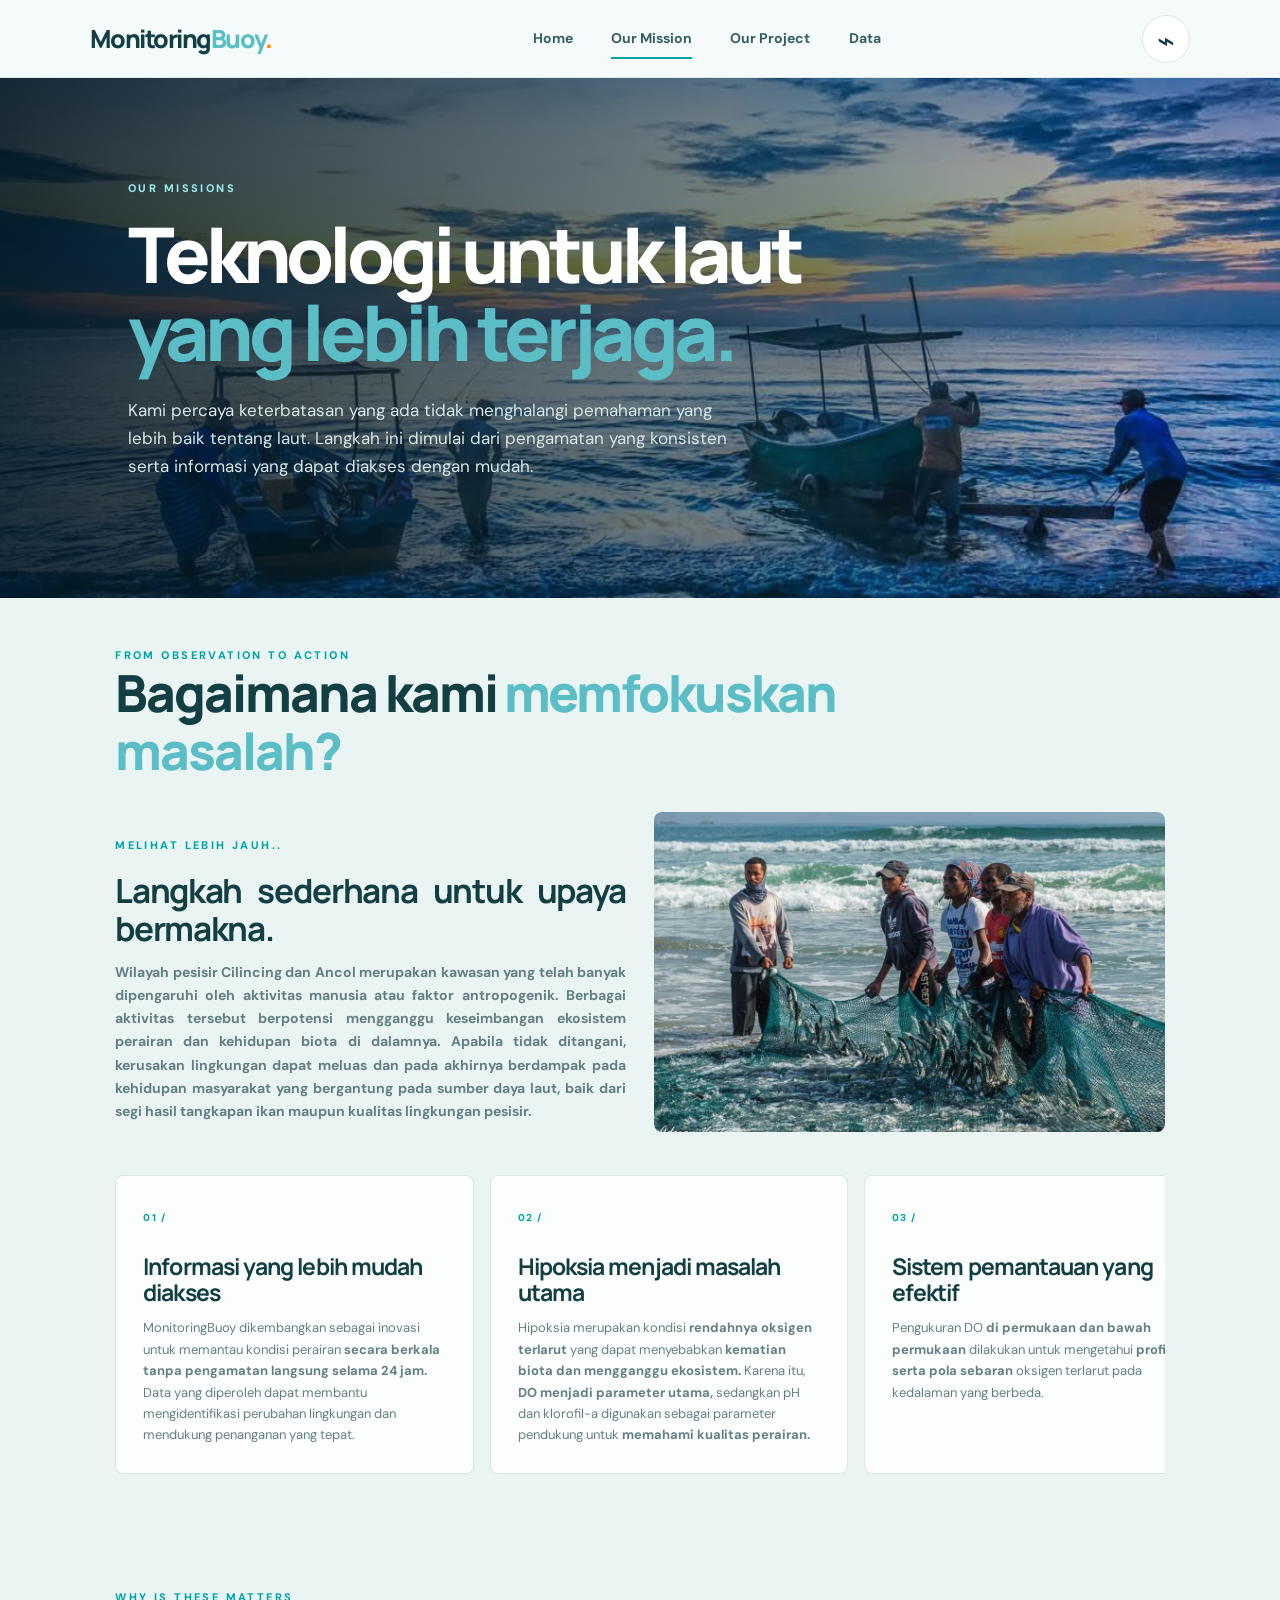
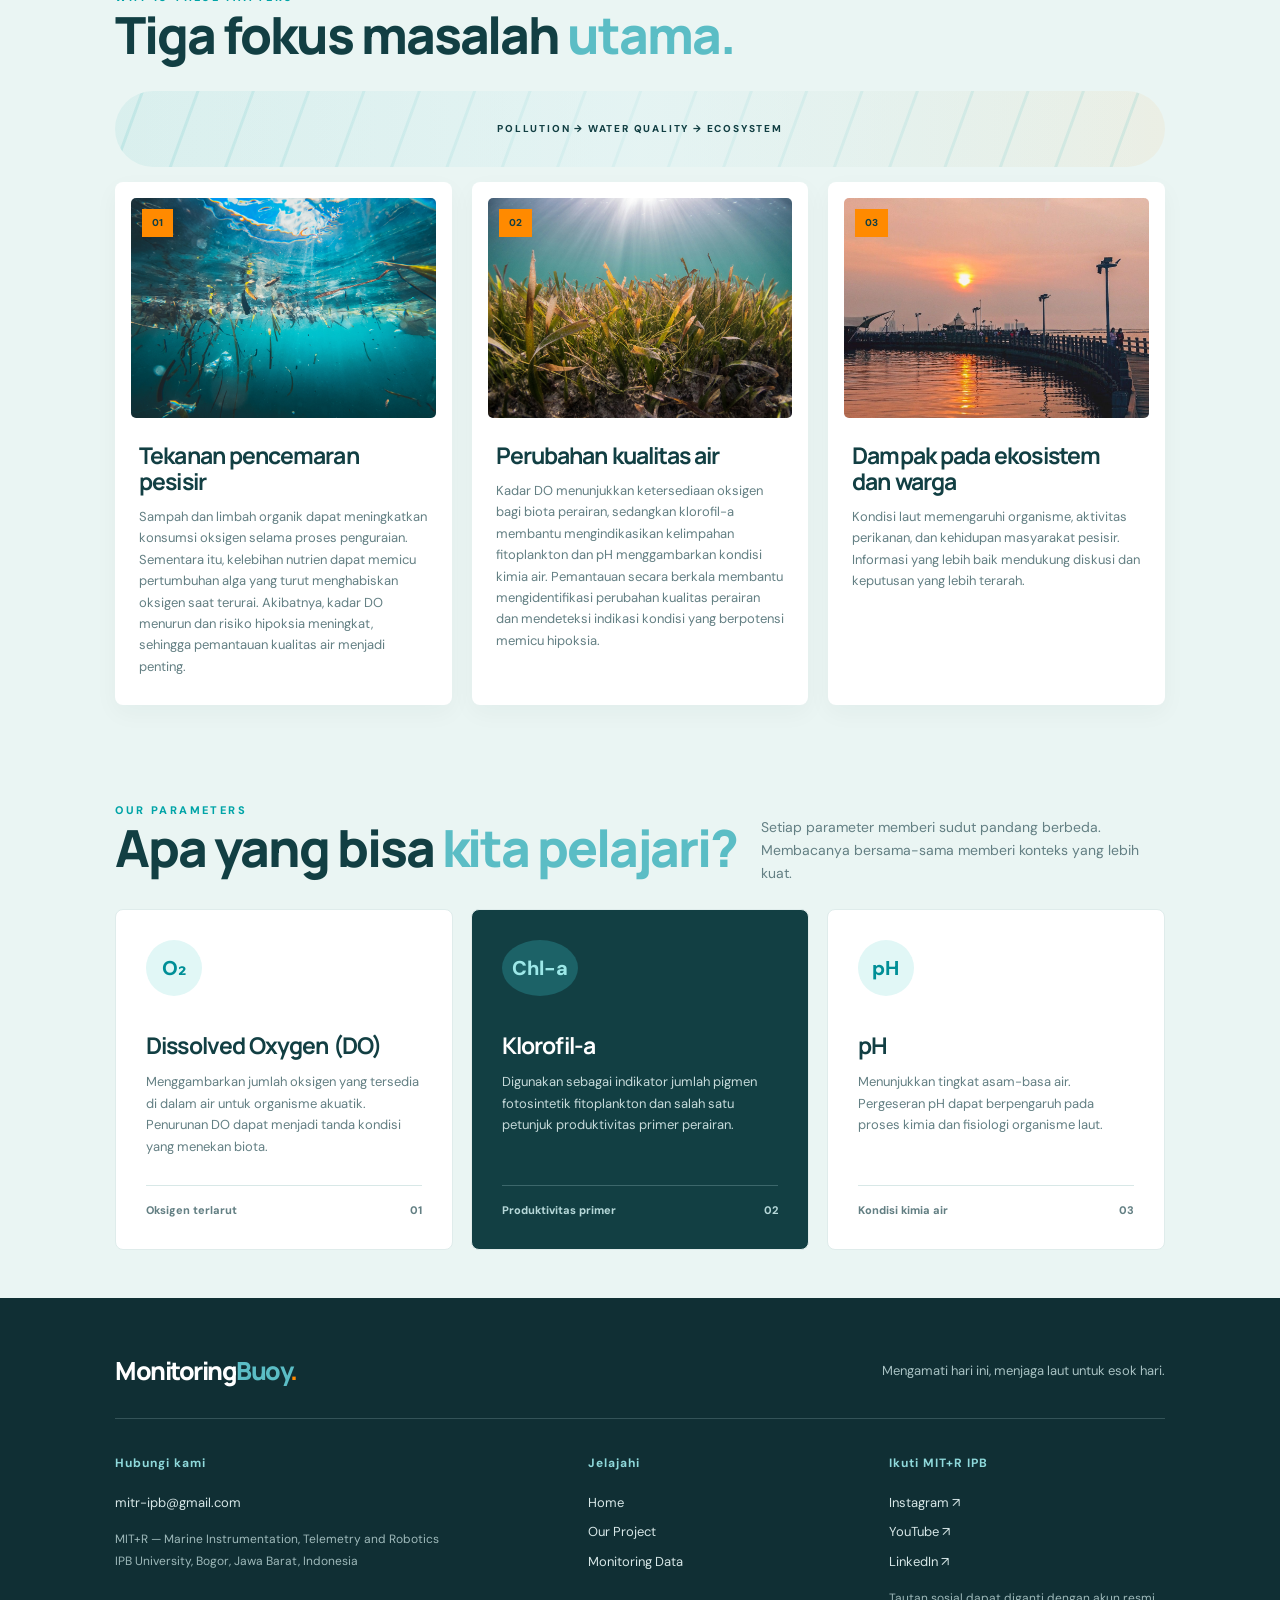
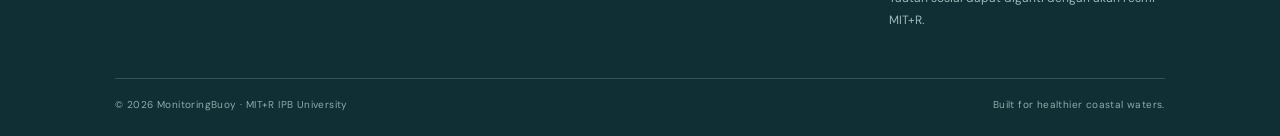
<file: monitoring_buoy_website/mission.html>
<!doctype html>
<html lang="id">
  <head>
    <meta charset="UTF-8" />
    <meta name="viewport" content="width=device-width, initial-scale=1.0" />
    <title>Our Mission | MonitoringBuoy</title>
    <link rel="preconnect" href="https://fonts.googleapis.com" />
    <link
      href="https://fonts.googleapis.com/css2?family=DM+Sans:wght@400;500;600;700&family=Manrope:wght@400;500;600;700;800&display=swap"
      rel="stylesheet"
    />
    <link rel="stylesheet" href="style.css" />
  </head>
  <body>
    <header class="site-header">
      <a class="brand" href="index.html">Monitoring<span>Buoy</span><i>.</i></a
      ><button class="menu-toggle" aria-label="Buka navigasi">
        <span></span><span></span><span></span>
      </button>
      <nav class="nav">
        <a href="index.html">Home</a
        ><a class="active" href="mission.html">Our Mission</a
        ><a href="project.html">Our Project</a><a href="data.html">Data</a>
      </nav>
      <a class="nav-icon" href="data.html" aria-label="Lihat data"
        ><span>⌁</span></a
      >
    </header>
    <main>
      <section class="page-hero">
        <div class="page-hero-image mission-bg"></div>
        <div class="page-hero-inner">
          <p class="eyebrow light">OUR MISSIONS</p>
          <h1>Teknologi untuk laut<br /><span>yang lebih terjaga.</span></h1>
          <p>
            Kami percaya keterbatasan yang ada tidak menghalangi pemahaman yang
            lebih baik tentang laut. Langkah ini dimulai dari pengamatan yang
            konsisten serta informasi yang dapat diakses dengan mudah.
          </p>
        </div>
      </section>
      <section class="section community-section">
        <div class="section-heading">
          <div>
            <p class="eyebrow">FROM OBSERVATION TO ACTION</p>
            <h2>Bagaimana kami <span>memfokuskan masalah?</span></h2>
          </div>
          <!-- <p>
            Informasi pemantauan dapat membantu warga, peneliti, dan pengelola
            menentukan hal yang perlu diperiksa atau ditindaklanjuti.
          </p> -->
        </div>
        <div class="community-impact">
          <div class="community-impact-copy">
            <p class="eyebrow">MELIHAT LEBIH JAUH..</p>
            <h3>Langkah sederhana untuk upaya bermakna.</h3>
            <p>
              <strong
                >Wilayah pesisir Cilincing dan Ancol merupakan kawasan yang
                telah banyak dipengaruhi oleh aktivitas manusia atau faktor
                antropogenik. Berbagai aktivitas tersebut berpotensi mengganggu
                keseimbangan ekosistem perairan dan kehidupan biota di dalamnya.
                Apabila tidak ditangani, kerusakan lingkungan dapat meluas dan
                pada akhirnya berdampak pada kehidupan masyarakat yang
                bergantung pada sumber daya laut, baik dari segi hasil tangkapan
                ikan maupun kualitas lingkungan pesisir.</strong
              >
            </p>
          </div>
          <img
            src="img/masyarakat pesisir mission.jpg"
            alt="Perairan pesisir Teluk Jakarta"
            loading="lazy"
          />
        </div>
        <div class="community-slider">
          <div class="community-track">
            <article class="community-card">
              <span>01 /</span>
              <h3>Informasi yang lebih mudah diakses</h3>
              <p>
                MonitoringBuoy dikembangkan sebagai inovasi untuk memantau
                kondisi perairan
                <strong
                  >secara berkala tanpa pengamatan langsung selama 24
                  jam.</strong
                >
                Data yang diperoleh dapat membantu mengidentifikasi perubahan
                lingkungan dan mendukung penanganan yang tepat.
              </p>
            </article>
            <article class="community-card">
              <span>02 /</span>
              <h3>Hipoksia menjadi masalah utama</h3>
              <p>
                Hipoksia merupakan kondisi
                <strong>rendahnya oksigen terlarut</strong> yang dapat
                menyebabkan
                <strong>kematian biota dan mengganggu ekosistem.</strong> Karena
                itu, <strong>DO menjadi parameter utama,</strong> sedangkan pH
                dan klorofil-a digunakan sebagai parameter pendukung untuk
                <strong>memahami kualitas perairan.</strong>
              </p>
            </article>
            <article class="community-card">
              <span>03 /</span>
              <h3>Sistem pemantauan yang efektif</h3>
              <p>
                Pengukuran DO
                <strong>di permukaan dan bawah permukaan</strong> dilakukan
                untuk mengetahui
                <strong>profil serta pola sebaran</strong> oksigen terlarut pada
                kedalaman yang berbeda.
              </p>
            </article>
            <article class="community-card">
              <span>04 /</span>
              <h3>Mengevaluasi upaya lingkungan</h3>
              <p>
                Catatan berkelanjutan dapat menjadi salah satu bahan evaluasi
                program pengendalian pencemaran dan pemulihan, serta
                <strong
                  >membantu pengambilan keputusan di masa mendatang.</strong
                >
              </p>
            </article>
          </div>
        </div>
      </section>
      <section class="section focus-section">
        <div class="section-heading">
          <div>
            <p class="eyebrow">WHY IS THESE MATTERS</p>
            <h2>Tiga fokus masalah <span>utama.</span></h2>
          </div>
        </div>
        <div class="focus-flow-art" aria-hidden="true">
          <span class="flow-wave wave-one"></span
          ><span class="flow-wave wave-two"></span
          ><span class="flow-wave wave-three"></span
          ><span class="flow-caption"
            >POLLUTION → WATER QUALITY → ECOSYSTEM</span
          >
        </div>
        <div class="focus-grid">
          <article class="focus-card">
            <span>01</span>
            <div class="focus-image">
              <img src="img/pencemaran air.jpg" alt="Sampah plastik" />
            </div>
            <h3>Tekanan pencemaran pesisir</h3>
            <p>
              Sampah dan limbah organik dapat meningkatkan konsumsi oksigen
              selama proses penguraian. Sementara itu, kelebihan nutrien dapat
              memicu pertumbuhan alga yang turut menghabiskan oksigen saat
              terurai. Akibatnya, kadar DO menurun dan risiko hipoksia
              meningkat, sehingga pemantauan kualitas air menjadi penting.
            </p>
          </article>
          <article class="focus-card">
            <span>02</span>
            <div class="focus-image">
              <img src="img/seagrass mission.jpg" alt="Permukaan laut" />
            </div>
            <h3>Perubahan kualitas air</h3>
            <p>
              Kadar DO menunjukkan ketersediaan oksigen bagi biota perairan,
              sedangkan klorofil-a membantu mengindikasikan kelimpahan
              fitoplankton dan pH menggambarkan kondisi kimia air. Pemantauan
              secara berkala membantu mengidentifikasi perubahan kualitas
              perairan dan mendeteksi indikasi kondisi yang berpotensi memicu
              hipoksia.
            </p>
          </article>
          <article class="focus-card">
            <span>03</span>
            <div class="focus-image">
              <img src="img/warga mission.jpg" alt="Pesisir" />
            </div>
            <h3>Dampak pada ekosistem dan warga</h3>
            <p>
              Kondisi laut memengaruhi organisme, aktivitas perikanan, dan
              kehidupan masyarakat pesisir. Informasi yang lebih baik mendukung
              diskusi dan keputusan yang lebih terarah.
            </p>
          </article>
        </div>
      </section>
      <section class="section parameter-explain">
        <div class="section-heading">
          <div>
            <p class="eyebrow">OUR PARAMETERS</p>
            <h2>Apa yang bisa <span>kita pelajari?</span></h2>
          </div>
          <p>
            Setiap parameter memberi sudut pandang berbeda. Membacanya
            bersama-sama memberi konteks yang lebih kuat.
          </p>
        </div>
        <div class="parameter-grid">
          <article class="parameter-card">
            <div class="param-icon">O₂</div>
            <h3>Dissolved Oxygen (DO)</h3>
            <p>
              Menggambarkan jumlah oksigen yang tersedia di dalam air untuk
              organisme akuatik. Penurunan DO dapat menjadi tanda kondisi yang
              menekan biota.
            </p>
            <div class="param-bottom">
              <span>Oksigen terlarut</span><span>01</span>
            </div>
          </article>
          <article class="parameter-card featured">
            <div class="param-icon">Chl-a</div>
            <h3>Klorofil-a</h3>
            <p>
              Digunakan sebagai indikator jumlah pigmen fotosintetik
              fitoplankton dan salah satu petunjuk produktivitas primer
              perairan.
            </p>
            <div class="param-bottom">
              <span>Produktivitas primer</span><span>02</span>
            </div>
          </article>
          <article class="parameter-card">
            <div class="param-icon">pH</div>
            <h3>pH</h3>
            <p>
              Menunjukkan tingkat asam-basa air. Pergeseran pH dapat berpengaruh
              pada proses kimia dan fisiologi organisme laut.
            </p>
            <div class="param-bottom">
              <span>Kondisi kimia air</span><span>03</span>
            </div>
          </article>
        </div>
      </section>
    </main>
    <footer class="footer">
      <div class="footer-top">
        <a class="brand footer-brand" href="index.html"
          >Monitoring<span>Buoy</span><i>.</i></a
        >
        <p>Mengamati hari ini, menjaga laut untuk esok hari.</p>
      </div>
      <div class="footer-columns">
        <div>
          <h4>Hubungi kami</h4>
          <a href="mailto:mitr-ipb@gmail.com">mitr-ipb@gmail.com</a>
          <p>
            MIT+R — Marine Instrumentation, Telemetry and Robotics<br />IPB
            University, Bogor, Jawa Barat, Indonesia
          </p>
        </div>
        <div>
          <h4>Jelajahi</h4>
          <a href="index.html">Home</a><a href="project.html">Our Project</a
          ><a href="data.html">Monitoring Data</a>
        </div>
        <div>
          <h4>Ikuti MIT+R IPB</h4>
          <a href="https://www.instagram.com/" target="_blank" rel="noopener"
            >Instagram ↗</a
          ><a href="https://www.youtube.com/" target="_blank" rel="noopener"
            >YouTube ↗</a
          ><a href="https://www.linkedin.com/" target="_blank" rel="noopener"
            >LinkedIn ↗</a
          >
          <p class="small-note">
            Tautan sosial dapat diganti dengan akun resmi MIT+R.
          </p>
        </div>
      </div>
      <div class="footer-bottom">
        <span>© 2026 MonitoringBuoy · MIT+R IPB University</span
        ><span>Built for healthier coastal waters.</span>
      </div>
    </footer>
    <script src="script.js"></script>
  </body>
</html>
</file>
<file: monitoring_buoy_website/style.css>
:root {
  --ink: #123f43;
  --ink2: #234b50;
  --muted: #637f83;
  --aqua: #5bbdc5;
  --teal: #00a4a7;
  --cyan: #00b8c8;
  --orange: #ff8a00;
  --red: #e6321d;
  --cream: #fff1d1;
  --paper: #f3faf9;
  --white: #fff;
  --line: #d8e8e7;
  --shadow: 0 18px 50px rgba(10, 55, 60, 0.12);
}
* {
  box-sizing: border-box;
}
html {
  scroll-behavior: smooth;
}
body {
  margin: 0;
  background: var(--paper);
  color: var(--ink);
  font-family: "DM Sans", sans-serif;
  font-size: 16px;
  line-height: 1.65;
}
h1,
h2,
h3,
h4,
p {
  margin-top: 0;
}
h1,
h2,
h3 {
  font-family: Manrope, sans-serif;
  letter-spacing: -0.04em;
  line-height: 1.13;
}
h2 {
  font-size: clamp(2rem, 4vw, 3.5rem);
  font-weight: 800;
}
h2 span,
h1 span {
  color: var(--aqua);
}
a {
  color: inherit;
  text-decoration: none;
}
img {
  display: block;
  width: 100%;
  height: 100%;
  object-fit: cover;
}
.site-header {
  height: 78px;
  padding: 0 clamp(22px, 7vw, 120px);
  display: flex;
  align-items: center;
  justify-content: space-between;
  gap: 30px;
  background: rgba(244, 251, 250, 0.96);
  border-bottom: 1px solid rgba(18, 63, 67, 0.1);
  position: sticky;
  top: 0;
  z-index: 50;
  backdrop-filter: blur(14px);
}
.brand {
  font:
    800 25px Manrope,
    sans-serif;
  letter-spacing: -1.5px;
  white-space: nowrap;
  color: var(--ink);
}
.brand span {
  color: var(--aqua);
}
.brand i {
  font-style: normal;
  color: var(--orange);
}
.nav {
  display: flex;
  align-items: center;
  gap: clamp(20px, 3vw, 44px);
}
.nav a {
  font-size: 14px;
  font-weight: 700;
  color: #365d60;
  position: relative;
  padding: 9px 0;
}
.nav a:after {
  content: "";
  position: absolute;
  bottom: 0;
  left: 0;
  width: 0;
  height: 2px;
  background: var(--teal);
  transition: 0.25s;
}
.nav a:hover:after,
.nav a.active:after {
  width: 100%;
}
.nav-icon {
  height: 48px;
  width: 48px;
  display: grid;
  place-items: center;
  background: white;
  border: 1px solid var(--line);
  border-radius: 50%;
  font-size: 30px;
  color: var(--ink);
}
.menu-toggle {
  display: none;
  border: 0;
  background: none;
  padding: 8px;
}
.menu-toggle span {
  display: block;
  width: 24px;
  height: 2px;
  background: var(--ink);
  margin: 5px;
}
.hero {
  min-height: min(820px, calc(100vh - 78px));
  position: relative;
  overflow: hidden;
  display: flex;
  align-items: center;
  justify-content: center;
  padding: clamp(28px, 5.5vw, 82px) clamp(18px, 4vw, 64px);
  color: white;
  background: #153c44;
}
.hero-video,
.hero-shade {
  position: absolute;
  inset: 0;
  width: 100%;
  height: 100%;
  object-fit: cover;
}
.hero-shade {
  background:
    linear-gradient(120deg, rgba(4, 35, 48, 0.2), rgba(0, 47, 54, 0.08)),
    linear-gradient(0deg, rgba(0, 33, 42, 0.22), rgba(0, 33, 42, 0.05));
}
.hero-panel {
  position: relative;
  z-index: 2;
  width: min(1280px, 100%);
  min-height: clamp(440px, 48vw, 590px);
  display: flex;
  flex-direction: column;
  justify-content: center;
  overflow: hidden;
  border: 1px solid rgba(214, 249, 248, 0.24);
  border-radius: 20px;
  background: linear-gradient(
    105deg,
    rgba(1, 19, 35, 0.91) 0%,
    rgba(3, 31, 43, 0.78) 43%,
    rgba(0, 54, 61, 0.34) 100%
  );
  box-shadow: 0 24px 70px rgba(0, 20, 28, 0.25);
  backdrop-filter: blur(5px);
}
.hero-content {
  position: relative;
  z-index: 2;
  width: min(760px, 80%);
  margin: 0;
  padding: clamp(38px, 6vw, 82px) clamp(28px, 5vw, 72px) 100px;
}
.hero-content .eyebrow {
  font-size: 10px;
}
.hero h1 {
  font-size: clamp(3rem, 6.2vw, 5.8rem);
}
.eyebrow,
.section-kicker {
  font-size: 11px;
  font-weight: 800;
  letter-spacing: 0.22em;
  color: var(--teal);
  margin-bottom: 18px;
}
.eyebrow.light {
  color: #9de9ec;
}
.eyebrow.orange {
  color: var(--orange);
}
.hero h1,
.page-hero h1 {
  font-size: clamp(3rem, 7vw, 6.3rem);
  font-weight: 800;
  margin: 0 0 25px;
  line-height: 1.02;
  letter-spacing: -0.065em;
}
.hero h1 span {
  color: #80d8dc;
}
.hero-copy {
  max-width: 560px;
  font-size: clamp(1rem, 1.6vw, 1.25rem);
  color: #e4f1f1;
}
.hero-actions {
  display: flex;
  align-items: center;
  gap: 28px;
  margin-top: 34px;
  flex-wrap: wrap;
}
.btn {
  display: inline-flex;
  align-items: center;
  justify-content: center;
  gap: 24px;
  padding: 15px 22px;
  font-size: 13px;
  font-weight: 800;
  border-radius: 4px;
  transition:
    transform 0.2s,
    box-shadow 0.2s;
}
.btn:hover {
  transform: translateY(-3px);
  box-shadow: 0 12px 24px #001c2630;
}
.btn-orange {
  background: var(--orange);
  color: #182f32;
}
.btn-dark {
  background: var(--ink);
  color: white;
}
.btn-cream {
  background: var(--cream);
  color: var(--ink);
}
.text-link {
  font-size: 13px;
  font-weight: 800;
  border-bottom: 1px solid currentColor;
  padding-bottom: 7px;
}
.light-link {
  color: white;
}
.hero-bottom {
  position: absolute;
  z-index: 2;
  left: clamp(28px, 5vw, 72px);
  right: clamp(28px, 5vw, 72px);
  bottom: 25px;
  display: flex;
  justify-content: space-between;
  font-size: 10px;
  font-weight: 800;
  letter-spacing: 0.17em;
  color: #c7e1e2;
}
.section {
  padding: clamp(70px, 8vw, 125px) clamp(22px, 9vw, 150px);
}
.intro-section {
  padding-bottom: 70px;
}
.section-kicker {
  margin-bottom: 24px;
}
.intro-grid {
  display: grid;
  grid-template-columns: 0.9fr 1.1fr;
  gap: clamp(40px, 8vw, 120px);
  align-items: start;
}
.intro-grid h2 {
  font-size: clamp(2.3rem, 4.5vw, 4.4rem);
  margin: 0;
}
.intro-text {
  color: #526f73;
  font-size: 16px;
}
.intro-text p:last-child {
  margin-bottom: 0;
}
.issues-section {
  padding-top: 60px;
  background: #eaf5f3;
}
.section-heading {
  display: flex;
  align-items: end;
  justify-content: flex-start !important;
  gap: 24px !important;
  margin-bottom: 38px;
}
.section-heading > div {
  max-width: 800px;
}
.section-heading h2 {
  margin: 0;
}
.section-heading > p {
  max-width: 400px;
  color: var(--muted);
  font-size: 14px;
  margin: 0 0 5px;
}
.news-track-wrap {
  width: 100%;
  min-width: 0;
  overflow: hidden;
  margin-right: 0;
}
.news-track {
  display: flex;
  gap: 18px;
  overflow-x: auto;
  scroll-snap-type: x mandatory;
  padding: 2px 10px 20px 0;
  scrollbar-width: none;
  cursor: grab;
}
.news-track::-webkit-scrollbar {
  display: none;
}
.news-card {
  height: 420px;
  flex: 0 0 clamp(280px, 30vw, 400px);
  position: relative;
  border-radius: 8px;
  overflow: hidden;
  scroll-snap-align: start;
  color: white;
  background: #23484d;
  transition: transform 0.3s;
}
.news-card:hover {
  transform: translateY(-6px);
}
.news-card img {
  position: absolute;
  inset: 0;
  transition: transform 0.7s;
}
.news-card:hover img {
  transform: scale(1.05);
}
.news-overlay {
  position: absolute;
  inset: 0;
  background: linear-gradient(
    0deg,
    rgba(2, 20, 29, 0.94),
    rgba(2, 20, 29, 0.28) 75%,
    rgba(2, 20, 29, 0.1)
  );
}
.news-content {
  position: absolute;
  inset: auto 26px 26px;
}
.tag {
  font-size: 10px;
  letter-spacing: 0.16em;
  font-weight: 800;
  color: #9ce6e7;
}
.news-content h3 {
  font-size: 25px;
  margin: 12px 0;
}
.news-content p {
  font-size: 13px;
  color: #d6e6e6;
  line-height: 1.65;
}
.card-arrow {
  font-size: 12px;
  font-weight: 800;
  color: #ffb24a;
}
.track-controls {
  display: flex;
  align-items: center;
  justify-content: space-between;
  margin-top: 8px;
}
.track-controls button {
  height: 43px;
  width: 43px;
  border: 1px solid #bfd6d4;
  border-radius: 50%;
  background: transparent;
  color: var(--ink);
  font-size: 20px;
  cursor: pointer;
  transition: 0.2s;
}
.track-controls button:hover {
  background: var(--teal);
  color: white;
}
.track-note {
  font-size: 10px;
  font-weight: 800;
  letter-spacing: 0.15em;
  color: var(--muted);
  display: flex;
  align-items: center;
  gap: 10px;
}
.track-dot {
  height: 8px;
  width: 8px;
  background: var(--orange);
  border-radius: 50%;
}
.solutions-section {
  padding-bottom: 70px;
}
.solution-showcase {
  display: grid;
  grid-template-columns: 2.2fr 0.8fr 0.8fr;
  min-height: 510px;
  border-radius: 12px;
  overflow: hidden;
}
.solution-main,
.solution-side {
  position: relative;
  overflow: hidden;
  color: white;
  min-height: 460px;
}
.solution-main > img,
.solution-side > img {
  position: absolute;
  inset: 0;
  transition: transform 0.7s;
}
.solution-main:hover > img,
.solution-side:hover > img {
  transform: scale(1.04);
}
.solution-gradient {
  position: absolute;
  inset: 0;
  background:
    linear-gradient(90deg, rgba(3, 34, 47, 0.82), rgba(3, 34, 47, 0.3)),
    linear-gradient(0deg, rgba(2, 26, 35, 0.35), transparent);
}
.solution-copy {
  position: absolute;
  left: clamp(24px, 4vw, 65px);
  right: 30px;
  top: 50%;
  transform: translateY(-50%);
  max-width: 600px;
}
.solution-copy h3 {
  font-size: clamp(2.5rem, 4vw, 4rem);
  margin: 0 0 20px;
}
.solution-copy > p:not(.eyebrow) {
  max-width: 440px;
  font-size: 16px;
  color: #e2f0f0;
  margin-bottom: 28px;
}
.solution-side {
  min-width: 0;
  border-left: 2px solid rgba(255, 255, 255, 0.15);
}
.solution-side:after {
  content: "";
  position: absolute;
  inset: 0;
  background: linear-gradient(0deg, rgba(0, 24, 31, 0.9), rgba(0, 24, 31, 0.2));
}
.solution-side > div {
  position: absolute;
  z-index: 1;
  inset: 35px 24px 24px;
  display: flex;
  flex-direction: column;
  align-items: flex-start;
}
.mini-line {
  width: 45px;
  height: 3px;
  background: var(--orange);
  margin-bottom: 24px;
}
.solution-side h3 {
  font-size: clamp(1.2rem, 1.8vw, 1.8rem);
  line-height: 1.35;
}
.solution-side p {
  font-size: 12px;
  color: #d9e9e8;
}
.solution-side b {
  margin-top: auto;
  align-self: flex-end;
  height: 45px;
  width: 45px;
  border-radius: 50%;
  background: var(--orange);
  display: grid;
  place-items: center;
  color: #19383c;
  font-size: 24px;
}
.challenge-band {
  margin-top: 45px;
  padding: 36px 0;
  border-top: 1px solid var(--line);
  border-bottom: 1px solid var(--line);
  display: grid;
  grid-template-columns: 0.8fr 1.2fr;
  gap: 70px;
  align-items: start;
}
.challenge-band h3 {
  font-size: clamp(2rem, 3vw, 2.6rem);
  margin: 0;
}
.challenge-band > p {
  color: var(--muted);
  margin: 1.7rem;
  font-size: 20px;
  text-align: justify;
}
.parameters-section {
  padding-top: 70px;
  background: #eaf5f3;
}
.parameter-grid {
  display: grid;
  grid-template-columns: repeat(3, 1fr);
  gap: 18px;
}
.parameter-card {
  background: #fff;
  border: 1px solid #dfeceb;
  border-radius: 8px;
  padding: 30px;
  min-height: 330px;
  display: flex;
  flex-direction: column;
  transition:
    transform 0.25s,
    box-shadow 0.25s;
}
.parameter-card:hover {
  transform: translateY(-5px);
  box-shadow: var(--shadow);
}
.parameter-card.featured {
  background: var(--ink);
  color: white;
}
.param-icon {
  height: 56px;
  min-width: 56px;
  width: max-content;
  padding: 0 10px;
  display: grid;
  place-items: center;
  border-radius: 50%;
  background: #e1f7f6;
  color: #008f97;
  font-size: 20px;
  font-weight: 800;
  margin-bottom: 27px;
}
.featured .param-icon {
  background: #1c6267;
  color: #9de8e8;
}
.param-index {
  font-size: 25px;
  letter-spacing: 0.16em;
  font-weight: 800;
  color: var(--aqua);
}
.parameter-card h3 {
  font-size: 23px;
  margin: 9px 0 13px;
}
.parameter-card p {
  font-size: 13px;
  color: var(--muted);
  margin: 0 0 28px;
}
.parameter-card.featured p {
  color: #c6dada;
}
.param-bottom {
  border-top: 1px solid var(--line);
  padding-top: 15px;
  margin-top: auto;
  display: flex;
  justify-content: space-between;
  font-size: 11px;
  font-weight: 800;
  color: var(--muted);
}
.featured .param-bottom {
  border-color: #3c676b;
  color: #b5d7d8;
}
.small-note {
  font-size: 11px;
  color: #789194;
  margin-top: 20px;
}
.cta-strip {
  padding: 45px clamp(22px, 9vw, 150px);
  background: var(--teal);
  color: white;
  display: flex;
  justify-content: space-between;
  align-items: center;
  gap: 30px;
}
.cta-strip h2 {
  font-size: clamp(1.8rem, 3vw, 2.7rem);
  margin: 0;
  max-width: 720px;
}
.cta-strip .eyebrow {
  margin-bottom: 10px;
}
.footer {
  background: #102f34;
  color: #d4e6e6;
  padding: 55px clamp(22px, 9vw, 150px) 22px;
}
.footer-top {
  display: flex;
  justify-content: space-between;
  align-items: center;
  padding-bottom: 30px;
  border-bottom: 1px solid #345358;
  gap: 20px;
}
.footer-brand {
  color: white;
}
.footer-top p {
  margin: 0;
  color: #a8c2c3;
  font-size: 13px;
}
.footer-columns {
  display: grid;
  grid-template-columns: 1.2fr 0.7fr 0.8fr;
  gap: 60px;
  padding: 35px 0;
}
.footer-columns h4 {
  font-size: 12px;
  letter-spacing: 0.08em;
  color: #8fd9db;
  margin-bottom: 18px;
}
.footer-columns a {
  display: block;
  width: max-content;
  max-width: 100%;
  font-size: 13px;
  color: #d7e7e7;
  margin: 8px 0;
}
.footer-columns a:hover {
  color: #ffb04a;
}
.footer-columns p {
  font-size: 12px;
  line-height: 1.8;
  color: #9eb9ba;
  margin-top: 16px;
}
.footer-bottom {
  border-top: 1px solid #345358;
  padding-top: 18px;
  display: flex;
  justify-content: space-between;
  gap: 15px;
  font-size: 10px;
  color: #8eaaab;
  letter-spacing: 0.04em;
}
.page-hero {
  position: relative;
  min-height: 520px;
  display: flex;
  align-items: center;
  color: white;
  overflow: hidden;
  background: #123b42;
}
.page-hero-image {
  position: absolute;
  inset: 0;
  background-size: cover;
  background-position: center;
}
.page-hero-image:after {
  content: "";
  position: absolute;
  inset: 0;
  background: linear-gradient(
    90deg,
    rgba(2, 24, 35, 0.88),
    rgba(2, 36, 44, 0.5) 65%,
    rgba(2, 36, 44, 0.2)
  );
}
.mission-bg {
  background-image: url("img/header\ 2.jpg");
}
.project-bg {
  background-image: url("img/header\ 3.jpeg");
}
.data-bg {
  background-image: url("https://images.unsplash.com/photo-1551288049-bebda4e38f71?auto=format&fit=crop&w=2000&q=85");
}
.page-hero-inner {
  position: relative;
  z-index: 1;
  padding: 90px clamp(22px, 10vw, 170px);
  max-width: 1100px;
}
.page-hero h1 {
  font-size: clamp(3rem, 6vw, 5.5rem);
}
.page-hero-inner > p:last-child {
  max-width: 600px;
  color: #d7e8e8;
  font-size: 17px;
}
.mission-intro {
  padding-bottom: 80px;
}
.focus-section {
  background: #eaf5f3;
}
.focus-grid {
  display: grid;
  grid-template-columns: repeat(3, 1fr);
  gap: 20px;
}
.focus-card {
  position: relative;
  padding: 16px 16px 28px;
  background: white;
  border-radius: 8px;
}
.focus-card > span {
  position: absolute;
  top: 27px;
  left: 27px;
  z-index: 2;
  background: var(--orange);
  padding: 6px 10px;
  font-size: 10px;
  font-weight: 800;
}
.focus-image {
  height: 220px;
  overflow: hidden;
  border-radius: 5px;
  margin-bottom: 24px;
}
.focus-image img {
  transition: transform 0.6s;
}
.focus-card:hover img {
  transform: scale(1.04);
}
.focus-card h3 {
  font-size: 23px;
  margin: 0 8px 12px;
}
.focus-card p {
  font-size: 13px;
  color: var(--muted);
  margin: 0 8px;
}
.data-purpose {
  display: grid;
  grid-template-columns: 1fr 1fr;
  gap: clamp(45px, 8vw, 120px);
  align-items: center;
}
.data-purpose-copy h2 {
  font-size: clamp(2.3rem, 4vw, 3.8rem);
}
.data-purpose-copy > p:not(.eyebrow) {
  color: var(--muted);
  font-size: 15px;
  margin-bottom: 28px;
}
.data-purpose-list > div {
  display: flex;
  gap: 22px;
  padding: 23px 0;
  border-bottom: 1px solid var(--line);
}
.list-number {
  font: 800 22px Manrope;
  color: var(--aqua);
}
.data-purpose-list h3 {
  font-size: 20px;
  margin: 0 0 7px;
}
.data-purpose-list p {
  font-size: 13px;
  color: var(--muted);
  margin: 0;
}
.parameter-explain {
  background: #eaf5f3;
}
.project-tabs-section {
  padding-top: 80px;
}
.buoy-tabs {
  display: flex;
  gap: 8px;
  border-bottom: 1px solid var(--line);
  margin-bottom: 30px;
}
.buoy-tab {
  padding: 16px 24px;
  background: transparent;
  border: 0;
  border-bottom: 3px solid transparent;
  color: var(--muted);
  font: 700 14px "DM Sans";
  cursor: pointer;
}
.buoy-tab span {
  margin-left: 20px;
}
.buoy-tab.active {
  border-color: var(--teal);
  color: var(--ink);
}
.buoy-panel {
  display: none;
  grid-template-columns: 0.85fr 1.15fr;
  gap: clamp(30px, 5vw, 70px);
  align-items: start;
}
.buoy-panel.active {
  display: grid;
}
.buoy-visual {
  height: 650px;
  position: relative;
  border-radius: 9px;
  overflow: hidden;
  background: #183e45;
}
.buoy-visual:after {
  content: "";
  position: absolute;
  inset: 0;
  background: linear-gradient(0deg, rgba(1, 25, 34, 0.9), transparent 70%);
}
.buoy-visual img {
  position: absolute;
  inset: 0;
}
.buoy-label {
  position: absolute;
  z-index: 1;
  top: 24px;
  left: 24px;
  background: #102f34c9;
  color: white;
  padding: 9px 12px;
  border-radius: 3px;
  font-size: 10px;
  font-weight: 800;
  letter-spacing: 0.1em;
}
.status-dot {
  display: inline-block;
  width: 7px;
  height: 7px;
  border-radius: 50%;
  background: #67d4b3;
  margin-right: 8px;
}
.buoy-visual-title {
  position: absolute;
  z-index: 1;
  bottom: 35px;
  left: 30px;
}
.buoy-visual-title h3 {
  font-size: clamp(2.8rem, 4vw, 4.5rem);
  margin: 0;
}
.buoy-detail {
  min-width: 0;
}
.buoy-detail > h3 {
  font-size: clamp(1.7rem, 2.5vw, 2.4rem);
  margin: 0 0 14px;
}
.buoy-detail > p:not(.eyebrow) {
  font-size: 14px;
  color: var(--muted);
}
.map-frame {
  height: 290px;
  border-radius: 7px;
  overflow: hidden;
  position: relative;
  margin: 24px 0 30px;
  background: #dbeceb;
}
.map-frame iframe {
  width: 100%;
  height: 100%;
  border: 0;
}
.map-frame > a {
  position: absolute;
  bottom: 12px;
  right: 12px;
  padding: 8px 11px;
  background: white;
  border-radius: 4px;
  font-size: 11px;
  font-weight: 800;
  box-shadow: 0 3px 15px #123f4320;
}
.spec-list > div {
  display: flex;
  gap: 18px;
  padding: 20px 0;
  border-top: 1px solid var(--line);
}
.spec-symbol {
  flex: 0 0 45px;
  height: 45px;
  border-radius: 50%;
  display: grid;
  place-items: center;
  background: #dff6f5;
  color: #008f97;
  font-weight: 800;
}
.spec-list h4 {
  margin: 0 0 5px;
  font-size: 15px;
}
.spec-list p {
  font-size: 13px;
  color: var(--muted);
  margin: 0;
}
.system-section {
  background: #eaf5f3;
}
.system-flow {
  display: grid;
  grid-template-columns: 1fr auto 1fr auto 1fr auto 1fr;
  align-items: center;
  gap: 18px;
}
.system-flow > div {
  padding: 26px 20px;
  background: white;
  border-radius: 7px;
  min-height: 170px;
}
.system-flow > div > span {
  font-size: 10px;
  font-weight: 800;
  letter-spacing: 0.15em;
  color: var(--teal);
}
.system-flow h3 {
  font-size: 19px;
  margin: 14px 0 7px;
}
.system-flow p {
  font-size: 12px;
  color: var(--muted);
  margin: 0;
}
.system-flow > b {
  color: var(--orange);
  font-size: 22px;
}
.data-hero {
  min-height: 460px;
}
.dashboard-section {
  padding-top: 70px;
}
.dashboard-top {
  display: flex;
  justify-content: space-between;
  align-items: end;
  gap: 25px;
  margin-bottom: 28px;
}
.dashboard-top h2 {
  margin: 0;
}
.dashboard-controls {
  display: flex;
  align-items: center;
  gap: 10px;
  flex-wrap: wrap;
}
.dashboard-controls label {
  font-size: 12px;
  font-weight: 700;
  color: var(--muted);
}
select {
  font: 600 12px "DM Sans";
  color: var(--ink);
  padding: 12px 14px;
  border: 1px solid var(--line);
  background: white;
  border-radius: 4px;
}
.demo-pill {
  font-size: 9px;
  letter-spacing: 0.1em;
  font-weight: 800;
  padding: 8px 10px;
  background: #fff1d1;
  color: #8b5b13;
  border-radius: 3px;
}
.demo-pill i {
  display: inline-block;
  width: 6px;
  height: 6px;
  background: var(--orange);
  border-radius: 50%;
  margin-right: 5px;
}
.notice {
  display: flex;
  gap: 15px;
  padding: 14px 18px;
  background: #fff4dd;
  border-left: 3px solid var(--orange);
  font-size: 12px;
  color: #755b32;
  margin-bottom: 22px;
}
.notice b {
  white-space: nowrap;
  color: #573c16;
}
.metric-grid {
  display: grid;
  grid-template-columns: repeat(3, 1fr);
  gap: 16px;
  margin-bottom: 20px;
}
.metric-card,
.chart-card {
  background: white;
  border: 1px solid #e0eceb;
  border-radius: 7px;
  padding: 24px;
  min-width: 0;
}
.metric-head {
  display: flex;
  justify-content: space-between;
  align-items: center;
  font-size: 13px;
  font-weight: 700;
  color: var(--muted);
}
.metric-icon {
  height: 36px;
  min-width: 36px;
  padding: 0 7px;
  display: grid;
  place-items: center;
  border-radius: 50%;
  background: #e3f8f6;
  color: var(--teal);
  font-weight: 800;
}
.metric-value {
  display: flex;
  align-items: baseline;
  gap: 8px;
  margin-top: 14px;
}
.metric-value strong {
  font: 800 42px Manrope;
  letter-spacing: -2px;
}
.metric-value > span {
  font-size: 12px;
  color: var(--muted);
}
.metric-card > p {
  font-size: 11px;
  color: #8ba0a2;
  margin: 0;
}
.metric-spark {
  height: 35px;
  margin-top: 18px;
  border-bottom: 2px solid var(--aqua);
  clip-path: polygon(
    0 70%,
    10% 52%,
    20% 67%,
    30% 25%,
    40% 48%,
    50% 16%,
    60% 45%,
    70% 10%,
    80% 38%,
    90% 12%,
    100% 28%,
    100% 100%,
    0 100%
  );
  background: linear-gradient(0deg, #a3e4e040, transparent);
}
.spark-two {
  border-color: var(--orange);
  background: linear-gradient(0deg, #ffb04a30, transparent);
  clip-path: polygon(
    0 20%,
    10% 35%,
    20% 18%,
    30% 40%,
    40% 30%,
    50% 55%,
    60% 35%,
    70% 63%,
    80% 45%,
    90% 75%,
    100% 50%,
    100% 100%,
    0 100%
  );
}
.spark-three {
  border-color: #7695d5;
}
.chart-grid {
  display: grid;
  grid-template-columns: 1.5fr 1fr;
  gap: 20px;
}
.chart-head {
  display: flex;
  align-items: center;
  justify-content: space-between;
  gap: 15px;
}
.chart-head .eyebrow {
  margin-bottom: 7px;
  font-size: 9px;
}
.chart-head h3 {
  font-size: 20px;
  margin: 0;
}
.chart-wrap {
  height: 300px;
  position: relative;
  margin-top: 25px;
}
.donut-wrap {
  height: 260px;
}
.chart-caption {
  font-size: 11px;
  color: var(--muted);
  text-align: center;
}
.data-bottom {
  margin-top: 25px;
  background: #e7f4f2;
  padding: 30px;
  display: flex;
  justify-content: space-between;
  align-items: center;
  gap: 35px;
  border-radius: 7px;
}
.data-bottom h3 {
  font-size: 25px;
  margin-bottom: 10px;
}
.data-bottom p:not(.eyebrow) {
  max-width: 750px;
  font-size: 13px;
  color: var(--muted);
  margin: 0;
}
.data-bottom .eyebrow {
  margin-bottom: 8px;
}
@media (max-width: 1000px) {
  .site-header {
    padding: 0 24px;
  }
  .nav {
    gap: 18px;
  }
  .nav a {
    font-size: 12px;
  }
  .nav-icon {
    width: 42px;
    height: 42px;
  }
  .section {
    padding-left: 6vw;
    padding-right: 6vw;
  }
  .solution-showcase {
    grid-template-columns: 1.6fr 0.8fr 0.8fr;
  }
  .solution-side > div {
    inset: 25px 17px 18px;
  }
  .solution-side h3 {
    font-size: 1.2rem;
  }
  .buoy-panel.active {
    grid-template-columns: 0.8fr 1.2fr;
  }
  .buoy-visual {
    height: 600px;
  }
  .system-flow {
    gap: 9px;
  }
  .system-flow > div {
    padding: 20px 13px;
  }
  .system-flow > b {
    font-size: 17px;
  }
}
@media (max-width: 760px) {
  .site-header {
    height: 68px;
    padding: 0 18px;
  }
  .brand {
    font-size: 22px;
  }
  .menu-toggle {
    display: block;
    margin-left: auto;
  }
  .nav {
    display: none;
    position: absolute;
    top: 68px;
    left: 0;
    right: 0;
    background: var(--paper);
    padding: 18px 24px 24px;
    box-shadow: 0 20px 30px #153d421a;
    flex-direction: column;
    align-items: flex-start;
    gap: 10px;
  }
  .nav.open {
    display: flex;
  }
  .nav a {
    font-size: 14px;
  }
  .nav-icon {
    height: 38px;
    width: 38px;
    font-size: 25px;
  }
  .hero {
    min-height: 650px;
    padding: 22px 14px;
  }
  .hero-panel {
    min-height: 540px;
    border-radius: 15px;
  }
  .hero-content {
    margin: 0;
    width: 100%;
    padding: 65px 24px 110px;
  }
  .hero h1 {
    font-size: clamp(2.8rem, 12vw, 4.5rem);
  }
  .hero-copy {
    font-size: 15px;
  }
  .hero-actions {
    gap: 18px;
  }
  .hero-bottom {
    left: 24px;
    right: 24px;
    bottom: 20px;
  }
  .section {
    padding: 68px 22px;
  }
  .intro-grid,
  .data-purpose {
    grid-template-columns: 1fr;
    gap: 25px;
  }
  .intro-grid h2 {
    max-width: 600px;
  }
  .section-heading {
    align-items: flex-start;
    flex-direction: column;
    gap: 15px;
  }
  .section-heading > p {
    max-width: 540px;
  }
  .news-track-wrap {
    margin-right: 0;
  }
  .news-card {
    flex-basis: 82vw;
    height: 400px;
  }
  .solution-showcase {
    grid-template-columns: 1fr 1fr;
  }
  .solution-main {
    grid-column: 1/-1;
    min-height: 440px;
  }
  .solution-side {
    min-height: 310px;
  }
  .solution-side h3 {
    font-size: 1.35rem;
  }
  .challenge-band {
    grid-template-columns: 1fr;
    gap: 20px;
  }
  .parameter-grid,
  .focus-grid {
    grid-template-columns: 1fr;
  }
  .parameter-card {
    min-height: 270px;
  }
  .cta-strip {
    padding: 38px 22px;
    align-items: flex-start;
    flex-direction: column;
  }
  .footer {
    padding: 45px 22px 20px;
  }
  .footer-top {
    align-items: flex-start;
    flex-direction: column;
    gap: 10px;
  }
  .footer-columns {
    grid-template-columns: 1fr 1fr;
    gap: 28px;
  }
  .footer-columns > div:first-child {
    grid-column: 1/-1;
  }
  .footer-bottom {
    flex-direction: column;
    gap: 6px;
  }
  .page-hero {
    min-height: 480px;
  }
  .page-hero-inner {
    padding: 80px 25px;
  }
  .page-hero h1 {
    font-size: clamp(3rem, 12vw, 4.5rem);
  }
  .focus-grid {
    gap: 15px;
  }
  .focus-image {
    height: 200px;
  }
  .buoy-tabs {
    width: 100%;
  }
  .buoy-tab {
    flex: 1;
    padding: 14px 8px;
    font-size: 12px;
  }
  .buoy-tab span {
    margin-left: 6px;
  }
  .buoy-panel.active {
    grid-template-columns: 1fr;
  }
  .buoy-visual {
    height: 360px;
  }
  .map-frame {
    height: 280px;
  }
  .system-flow {
    grid-template-columns: 1fr 1fr;
    gap: 12px;
  }
  .system-flow > b {
    display: none;
  }
  .system-flow > div {
    min-height: 145px;
  }
  .dashboard-top {
    align-items: flex-start;
    flex-direction: column;
  }
  .dashboard-controls {
    width: 100%;
  }
  .dashboard-controls select {
    flex: 1;
  }
  .metric-grid {
    grid-template-columns: 1fr;
  }
  .metric-card {
    padding: 20px;
  }
  .chart-grid {
    grid-template-columns: 1fr;
  }
  .chart-wrap {
    height: 260px;
  }
  .data-bottom {
    align-items: flex-start;
    flex-direction: column;
    padding: 24px;
  }
  .mission-intro {
    padding-bottom: 65px;
  }
}
@media (prefers-reduced-motion: reduce) {
  *,
  *:before,
  *:after {
    scroll-behavior: auto !important;
    animation: none !important;
    transition: none !important;
  }
}
/* Interactive solution cards: the hovered card expands like a selected panel */
.solution-showcase {
  grid-template-columns: 2.2fr 0.8fr 0.8fr;
  transition: grid-template-columns 0.65s cubic-bezier(0.22, 0.8, 0.25, 1);
}
.solution-main,
.solution-side {
  transition:
    filter 0.45s ease,
    border-color 0.45s ease;
}
.solution-main > img,
.solution-side > img {
  transition:
    transform 0.85s cubic-bezier(0.2, 0.7, 0.2, 1),
    filter 0.6s ease;
}
.solution-main .solution-copy,
.solution-side > div {
  transition:
    opacity 0.4s ease,
    transform 0.55s cubic-bezier(0.2, 0.7, 0.2, 1);
}
.solution-side > div {
  transform: translateY(0);
}
.solution-side p {
  max-height: 120px;
  opacity: 1;
  transition:
    opacity 0.35s ease,
    max-height 0.45s ease,
    transform 0.45s ease;
}
.solution-side b {
  transition:
    transform 0.35s ease,
    background 0.35s ease,
    color 0.35s ease;
}
.solution-showcase:has(.solution-side:nth-child(2):hover),
.solution-showcase:has(.solution-side:nth-child(2):focus-visible) {
  grid-template-columns: 0.8fr 2.2fr 0.8fr;
}
.solution-showcase:has(.solution-side:nth-child(3):hover),
.solution-showcase:has(.solution-side:nth-child(3):focus-visible) {
  grid-template-columns: 0.8fr 0.8fr 2.2fr;
}
.solution-showcase:has(.solution-main:hover),
.solution-showcase:has(.solution-main:focus-within) {
  grid-template-columns: 2.2fr 0.8fr 0.8fr;
}
.solution-side:hover > img,
.solution-side:focus-visible > img {
  transform: scale(1.07);
  filter: saturate(1.15);
}
.solution-side:hover > div,
.solution-side:focus-visible > div {
  inset: clamp(28px, 3vw, 48px) clamp(22px, 2.5vw, 38px) 28px;
}
.solution-side:hover b,
.solution-side:focus-visible b {
  transform: rotate(45deg);
  background: #fff1d1;
}
.solution-main:hover > img,
.solution-main:focus-within > img {
  transform: scale(1.035);
}
.solution-main:hover .solution-gradient {
  background:
    linear-gradient(90deg, rgba(3, 34, 47, 0.88), rgba(3, 34, 47, 0.2)),
    linear-gradient(0deg, rgba(2, 26, 35, 0.4), transparent);
}
@media (max-width: 760px) {
  .solution-showcase,
  .solution-showcase:has(.solution-side:nth-child(2):hover),
  .solution-showcase:has(.solution-side:nth-child(3):hover),
  .solution-showcase:has(.solution-main:hover) {
    grid-template-columns: 1fr 1fr;
  }
  .solution-main {
    grid-column: 1/-1;
  }
  .solution-side p {
    max-height: none;
    opacity: 1;
  }
}
@media (prefers-reduced-motion: reduce) {
  .solution-showcase,
  .solution-main,
  .solution-side,
  .solution-main > img,
  .solution-side > img,
  .solution-side > div,
  .solution-side p,
  .solution-side b {
    transition: none !important;
  }
}

/* Home news cards: automatic carousel without arrow controls */
.issues-section .track-note {
  display: flex;
  align-items: center;
  gap: 10px;
  margin-top: 12px;
  font-size: 10px;
  font-weight: 800;
  letter-spacing: 0.13em;
  color: var(--muted);
}
.issues-section .news-track {
  scroll-behavior: auto;
  touch-action: pan-y;
  user-select: none;
}
.issues-section .news-card {
  user-select: none;
}
@media (prefers-reduced-motion: reduce) {
  .issues-section .news-card,
  .issues-section .news-card img {
    transition: none !important;
  }
}

/* REVISION 2026-10: tighter spacing and richer project/data sections */
.section {
  padding-top: clamp(38px, 4.4vw, 68px);
  padding-bottom: clamp(38px, 4.4vw, 68px);
}
.intro-section {
  padding-bottom: 42px;
}
.issues-section {
  padding-top: 38px;
}
.solutions-section {
  padding-top: 42px;
  padding-bottom: 42px;
}
.parameters-section {
  padding-top: 42px;
  padding-bottom: 42px;
}
.mission-intro {
  padding-bottom: 42px;
}
.project-tabs-section {
  padding-top: 42px;
}
.dashboard-section {
  padding-top: 42px;
}
.section-heading {
  margin-bottom: 24px;
  gap: 28px;
}
.section-kicker {
  margin-bottom: 14px;
}
.focus-section {
  position: relative;
  overflow: hidden;
}
.focus-flow-art {
  height: 76px;
  position: relative;
  margin: -5px 0 15px;
  overflow: hidden;
  border-radius: 100px;
  background: linear-gradient(
    90deg,
    rgba(0, 164, 167, 0.07),
    rgba(91, 189, 197, 0.14),
    rgba(255, 138, 0, 0.06)
  );
}
.focus-flow-art:before {
  content: "";
  position: absolute;
  inset: 0;
  background: repeating-linear-gradient(
    110deg,
    transparent 0 24px,
    rgba(0, 164, 167, 0.11) 25px 27px,
    transparent 28px 52px
  );
  animation: waterFlow 12s linear infinite;
}
.flow-wave {
  position: absolute;
  width: 45%;
  height: 60px;
  left: -50%;
  top: 8px;
  border-top: 2px solid rgba(0, 164, 167, 0.55);
  border-radius: 50%;
  transform: rotate(-4deg);
  animation: wavePass 8s linear infinite;
}
.wave-two {
  top: 23px;
  border-color: rgba(91, 189, 197, 0.65);
  animation-delay: -2.7s;
}
.wave-three {
  top: 38px;
  border-color: rgba(255, 138, 0, 0.55);
  animation-delay: -5.1s;
}
.flow-caption {
  position: absolute;
  inset: 0;
  display: grid;
  place-items: center;
  font-size: 10px;
  letter-spacing: 0.18em;
  font-weight: 800;
  color: var(--ink);
  background: linear-gradient(
    90deg,
    transparent,
    rgba(243, 250, 249, 0.5),
    transparent
  );
}
@keyframes waterFlow {
  to {
    background-position: 180px 0;
  }
}
@keyframes wavePass {
  to {
    left: 110%;
  }
}
.focus-grid {
  position: relative;
}
.focus-card {
  z-index: 1;
  box-shadow: 0 8px 24px rgba(10, 55, 60, 0.04);
  transition:
    transform 0.3s,
    box-shadow 0.3s;
}
.focus-card:hover {
  transform: translateY(-7px);
  box-shadow: var(--shadow);
}
.decision-trail {
  position: relative;
  padding: 8px 0;
}
.decision-step {
  position: relative;
  display: flex;
  gap: 22px;
  padding: 22px 0;
  border-bottom: 1px solid var(--line);
  isolation: isolate;
}
.decision-step:before {
  content: "";
  position: absolute;
  left: 0;
  right: 0;
  top: 0;
  bottom: 0;
  background: linear-gradient(90deg, rgba(0, 164, 167, 0.11), transparent);
  opacity: 0;
  z-index: -1;
  transition: opacity 0.3s;
}
.decision-step:hover:before,
.decision-step:focus-within:before {
  opacity: 1;
}
.decision-step .list-number {
  flex: 0 0 44px;
  display: grid;
  place-items: center;
  width: 44px;
  height: 44px;
  border-radius: 50%;
  background: #e2f6f4;
  position: relative;
  z-index: 2;
}
.trail-line {
  position: absolute;
  left: 21px;
  top: 64px;
  height: calc(100% - 22px);
  width: 2px;
  background: var(--teal);
  transform: scaleY(0);
  transform-origin: top;
  transition: transform 0.55s ease;
}
.decision-step:hover .trail-line,
.decision-step:focus-within .trail-line {
  transform: scaleY(1);
}
.community-section {
  background: #eaf5f3;
  overflow: hidden;
}
.community-slider {
  overflow-x: auto;
  scrollbar-width: thin;
  scrollbar-color: var(--aqua) transparent;
  padding: 4px 0 18px;
  scroll-snap-type: x mandatory;
}
.community-track {
  display: flex;
  gap: 16px;
  width: max-content;
}
.community-card {
  width: clamp(260px, 28vw, 360px);
  min-height: 240px;
  padding: 27px;
  background: rgba(255, 255, 255, 0.88);
  border: 1px solid #d7e8e7;
  border-radius: 8px;
  scroll-snap-align: start;
  transition:
    transform 0.25s,
    box-shadow 0.25s;
}
.community-card:hover {
  transform: translateY(-5px);
  box-shadow: var(--shadow);
}
.community-card > span,
.maintenance-grid article > span {
  font-size: 10px;
  letter-spacing: 0.15em;
  font-weight: 800;
  color: var(--teal);
}
.community-card h3 {
  font-size: 23px;
  margin: 24px 0 12px;
}
.community-card p {
  font-size: 13px;
  color: var(--muted);
  margin: 0;
}
.community-hint {
  font-size: 10px;
  letter-spacing: 0.14em;
  font-weight: 800;
  color: var(--muted);
  display: flex;
  justify-content: space-between;
}
.community-hint span {
  font-size: 20px;
  color: var(--orange);
}
.engineering-section {
  padding-top: 42px;
  padding-bottom: 42px;
}
.engineering-grid {
  display: grid;
  grid-template-columns: 1.15fr 0.85fr;
  gap: 22px;
}
.design-placeholder {
  min-height: 380px;
  border: 1px dashed #8eb9b9;
  border-radius: 9px;
  background:
    radial-gradient(
      circle at 50% 48%,
      rgba(91, 189, 197, 0.18),
      transparent 35%
    ),
    linear-gradient(135deg, #e6f4f2, #f8fbfa);
  display: flex;
  flex-direction: column;
  align-items: center;
  justify-content: center;
  color: var(--ink);
  text-align: center;
  padding: 30px;
}
.design-cross {
  width: 86px;
  height: 86px;
  border: 1px solid #8eb9b9;
  border-radius: 50%;
  display: grid;
  place-items: center;
  font-size: 42px;
  color: var(--teal);
  margin-bottom: 22px;
}
.design-placeholder b {
  font-size: 18px;
}
.design-placeholder span {
  font-size: 12px;
  color: var(--muted);
  margin-top: 6px;
}
.dimension-panel {
  padding: 27px;
  background: white;
  border: 1px solid var(--line);
  border-radius: 9px;
}
.dimension-panel h3 {
  font-size: 24px;
  margin-bottom: 18px;
}
.dimension-row {
  display: flex;
  justify-content: space-between;
  gap: 18px;
  padding: 13px 0;
  border-bottom: 1px solid var(--line);
  font-size: 13px;
}
.dimension-row span {
  color: var(--muted);
}
.dimension-row b {
  text-align: right;
}
.mechanical-notes {
  display: grid;
  grid-template-columns: repeat(3, 1fr);
  gap: 16px;
  margin-top: 20px;
}
.mechanical-notes article,
.electrical-card,
.maintenance-grid article {
  background: white;
  border: 1px solid var(--line);
  border-radius: 8px;
  padding: 24px;
}
.mechanical-notes article > span {
  font-size: 11px;
  font-weight: 800;
  color: var(--orange);
}
.mechanical-notes h3 {
  font-size: 19px;
  margin: 12px 0 8px;
}
.mechanical-notes p,
.electrical-card p,
.maintenance-grid p {
  font-size: 13px;
  color: var(--muted);
  margin: 0;
}
.electrical-section {
  background: #eaf5f3;
}
.electrical-grid {
  display: grid;
  grid-template-columns: repeat(2, 1fr);
  gap: 16px;
}
.electrical-card .param-icon {
  margin-bottom: 16px;
}
.electrical-card h3 {
  font-size: 20px;
  margin-bottom: 10px;
}
.mini-spec {
  margin-top: 18px;
  padding: 12px;
  background: #edf8f6;
  border-radius: 4px;
  font-size: 11px;
  font-weight: 800;
  color: var(--ink);
  display: flex;
  align-items: center;
  gap: 8px;
  flex-wrap: wrap;
}
.mini-spec b {
  color: var(--orange);
}
.how-it-works {
  background:
    linear-gradient(rgba(4, 31, 40, 0.72), rgba(4, 31, 40, 0.78)),
    url("https://images.unsplash.com/photo-1500375592092-40eb2168fd21?auto=format&fit=crop&w=2000&q=85")
      center/cover;
  color: white;
}
.how-it-works .section-heading > p {
  color: #d2e6e6;
}
.how-it-works .system-flow > div {
  background: rgba(230, 249, 248, 0.14);
  border: 1px solid rgba(255, 255, 255, 0.25);
  backdrop-filter: blur(12px);
  color: white;
}
.how-it-works .system-flow p {
  color: #d3e5e5;
}
.how-it-works .system-flow > div > span {
  color: #9ce8e8;
}
.maintenance-grid {
  display: grid;
  grid-template-columns: repeat(4, 1fr);
  gap: 14px;
}
.maintenance-grid h3 {
  font-size: 18px;
  margin: 14px 0 8px;
}
.maintenance-grid article {
  padding: 22px;
}
.satellite-map {
  isolation: isolate;
}
.satellite-map .map-loading {
  padding: 20px;
  font-size: 12px;
  color: var(--muted);
}
.satellite-map > a {
  z-index: 500;
}
.leaflet-container {
  font-family: "DM Sans", sans-serif;
}
.dashboard-subtitle {
  margin: 8px 0 20px;
}
.dashboard-subtitle h3 {
  font-size: 27px;
  margin: 0 0 7px;
}
.dashboard-subtitle > p:last-child {
  font-size: 13px;
  color: var(--muted);
  margin: 0;
}
.buoy-dashboard[hidden] {
  display: none !important;
}
.stratification-grid {
  grid-template-columns: repeat(3, minmax(0, 1fr));
  margin-bottom: 18px;
}
.cilincing-grid {
  grid-template-columns: repeat(2, minmax(0, 1fr));
  margin-bottom: 18px;
}
.chart-unit {
  font-size: 10px;
  color: var(--muted);
  white-space: nowrap;
}
.temperature-card {
  margin-bottom: 22px;
}
.table-section {
  background: white;
  border: 1px solid var(--line);
  border-radius: 8px;
  padding: 22px;
  margin-top: 20px;
}
.table-heading {
  display: flex;
  justify-content: space-between;
  align-items: center;
  gap: 20px;
  margin-bottom: 15px;
}
.table-heading h3 {
  font-size: 23px;
  margin: 0;
}
.table-heading .eyebrow {
  margin-bottom: 5px;
}
.trend-status {
  font-size: 11px;
  font-weight: 800;
  padding: 8px 11px;
  border-radius: 30px;
  background: #e2f6eb;
  color: #23734c;
  white-space: nowrap;
}
.table-scroll {
  overflow: auto;
  max-width: 100%;
}
.data-table {
  border-collapse: collapse;
  width: 100%;
  min-width: 1050px;
  font-size: 11px;
}
.data-table th {
  background: #eaf5f3;
  text-align: left;
  color: var(--ink);
  font-size: 10px;
  white-space: nowrap;
}
.data-table th,
.data-table td {
  padding: 12px 13px;
  border-bottom: 1px solid #e4eeed;
}
.data-table td {
  white-space: nowrap;
  color: #49686b;
}
.quality-pill {
  display: inline-block;
  padding: 5px 8px;
  border-radius: 30px;
  font-size: 10px;
  font-weight: 800;
}
.quality-pill.bad {
  background: #ffe4df;
  color: #a52d1c;
}
.quality-pill.medium {
  background: #fff1d1;
  color: #885a11;
}
.quality-pill.good {
  background: #dcf5e7;
  color: #216d45;
}
.table-note {
  font-size: 11px;
  color: var(--muted);
  margin: 12px 0 0;
}
.quality-guide {
  margin-top: 24px;
  padding: 28px;
  display: grid;
  grid-template-columns: 1fr 1fr;
  gap: 30px;
  background: #e6f3f1;
  border-radius: 8px;
}
.quality-guide h3 {
  font-size: 23px;
  margin-bottom: 10px;
}
.quality-guide p {
  font-size: 13px;
  color: var(--muted);
  margin: 0 0 10px;
}
.quality-key > span {
  display: inline-block;
  font-size: 10px;
  font-weight: 800;
  padding: 5px 9px;
  border-radius: 20px;
  margin-bottom: 4px;
}
.quality-bad {
  background: #ffe4df;
  color: #a52d1c;
}
.quality-medium {
  background: #fff1d1;
  color: #885a11;
}
.quality-good {
  background: #dcf5e7;
  color: #216d45;
}
@media (max-width: 900px) {
  .stratification-grid {
    grid-template-columns: 1fr 1fr;
  }
  .maintenance-grid {
    grid-template-columns: 1fr 1fr;
  }
  .engineering-grid {
    grid-template-columns: 1fr;
  }
  .design-placeholder {
    min-height: 280px;
  }
}
@media (max-width: 760px) {
  .section {
    padding-top: 36px;
    padding-bottom: 36px;
  }
  .focus-flow-art {
    height: 62px;
  }
  .flow-caption {
    font-size: 8px;
    letter-spacing: 0.1em;
  }
  .decision-step {
    gap: 14px;
  }
  .community-card {
    width: 78vw;
    min-height: 230px;
  }
  .mechanical-notes,
  .electrical-grid,
  .maintenance-grid,
  .quality-guide {
    grid-template-columns: 1fr;
  }
  .stratification-grid,
  .cilincing-grid {
    grid-template-columns: 1fr;
  }
  .chart-wrap {
    height: 250px;
  }
  .table-section {
    padding: 15px;
  }
  .table-heading {
    align-items: flex-start;
    flex-direction: column;
  }
  .dimension-row {
    font-size: 12px;
  }
  .system-flow {
    grid-template-columns: 1fr 1fr;
  }
  .engineering-grid {
    gap: 14px;
  }
}
@media (prefers-reduced-motion: reduce) {
  .focus-flow-art:before,
  .flow-wave {
    animation: none;
  }
  .focus-card,
  .community-card,
  .trail-line {
    transition: none;
  }
}

/* Refinement: keep solution cards readable and restore the default card on pointer leave */
.solution-showcase {
  grid-template-columns: minmax(0, 2.2fr) minmax(0, 0.8fr) minmax(0, 0.8fr);
  transition: grid-template-columns 0.65s cubic-bezier(0.2, 0.75, 0.25, 1);
}
.solution-showcase:has(.solution-side:nth-of-type(2):hover) {
  grid-template-columns: minmax(0, 0.8fr) minmax(0, 2.2fr) minmax(0, 0.8fr);
}
.solution-showcase:has(.solution-side:nth-of-type(3):hover) {
  grid-template-columns: minmax(0, 0.8fr) minmax(0, 0.8fr) minmax(0, 2.2fr);
}
.solution-showcase:has(.solution-main:hover) {
  grid-template-columns: minmax(0, 2.2fr) minmax(0, 0.8fr) minmax(0, 0.8fr);
}
.solution-main,
.solution-side {
  min-width: 0;
  min-height: 500px;
  transition:
    filter 0.4s,
    background-color 0.4s;
}
.solution-copy {
  max-width: min(600px, calc(100% - 56px));
}
.solution-copy h3 {
  font-size: clamp(2rem, 3.4vw, 4rem);
  overflow-wrap: normal;
  word-break: normal;
}
.solution-copy > p:not(.eyebrow) {
  max-width: 460px;
}
.solution-side > div {
  inset: 35px 26px 26px;
  transition: inset 0.55s cubic-bezier(0.2, 0.75, 0.25, 1);
}
.solution-side h3 {
  font-size: clamp(1.3rem, 2vw, 2.2rem);
  overflow-wrap: normal;
  word-break: normal;
}
.solution-side p {
  font-size: 13px;
  max-width: 380px;
  opacity: 0;
  transform: translateY(8px);
  transition:
    opacity 0.3s 0.12s,
    transform 0.3s 0.12s;
}
.solution-side:hover p,
.solution-side:focus-visible p {
  opacity: 1;
  transform: translateY(0);
}
.solution-side:hover > div,
.solution-side:focus-visible > div {
  inset: clamp(28px, 3vw, 48px) clamp(26px, 3vw, 46px) 28px;
}
.solution-side b {
  transition:
    transform 0.35s,
    background 0.35s;
}
@media (max-width: 760px) {
  .solution-showcase,
  .solution-showcase:has(.solution-side:hover),
  .solution-showcase:has(.solution-main:hover) {
    grid-template-columns: 1fr 1fr;
  }
  .solution-main {
    grid-column: 1/-1;
    min-height: 390px;
  }
  .solution-side {
    min-height: 300px;
  }
  .solution-side p {
    opacity: 1;
    transform: none;
  }
  .solution-copy h3 {
    font-size: clamp(2rem, 7vw, 3rem);
  }
}

.community-impact {
  display: grid;
  grid-template-columns: 1fr 1fr;
  gap: 28px;
  align-items: stretch;
  margin: 0 0 24px;
}
.community-impact-copy {
  padding: 24px 0;
  text-align: justify;
}
.community-impact-copy h3 {
  font-size: clamp(1.6rem, 2.6vw, 2.4rem);
  margin: 0 0 14px;
}
.community-impact-copy p:last-child {
  font-size: 14px;
  color: var(--muted);
  max-width: 680px;
  margin: 0;
}
.community-impact > img {
  height: 320px;
  border-radius: 8px;
  object-fit: cover;
}
.sensor-photo-gallery {
  display: grid;
  grid-template-columns: repeat(2, minmax(0, 1fr));
  gap: 18px;
  margin-top: 22px;
}
.sensor-photo-gallery article {
  background: rgba(255, 255, 255, 0.82);
  border: 1px solid var(--line);
  border-radius: 8px;
  overflow: hidden;
}
.sensor-photo-gallery img {
  height: 220px;
  object-fit: cover;
}
.sensor-photo-gallery article > div {
  padding: 20px;
}
.sensor-photo-gallery article span {
  font-size: 10px;
  letter-spacing: 0.15em;
  font-weight: 800;
  color: var(--teal);
}
.sensor-photo-gallery h3 {
  font-size: 20px;
  margin: 8px 0;
}
.sensor-photo-gallery p {
  font-size: 12px;
  color: var(--muted);
  margin: 0;
}
@media (max-width: 760px) {
  .community-impact,
  .sensor-photo-gallery {
    grid-template-columns: 1fr;
  }
  .community-impact > img {
    height: 220px;
  }
}

/* ==========================================
   OUR SOLUTIONS — FIXED EXPANDING CARDS
========================================== */

.solutions-expanding {
  display: flex;
  align-items: stretch;
  gap: 12px;
  width: 100%;
  min-width: 0;
  height: 340px;
  overflow: hidden;
  isolation: isolate;
}

/* Semua card memakai animasi yang sama */
.solutions-expanding .solution-panel {
  position: relative;
  flex: 0.85 1 0%;
  min-width: 0;
  height: 100%;
  overflow: hidden;
  box-sizing: border-box;
  border-radius: 20px;

  transition:
    flex-grow 0.55s cubic-bezier(0.22, 1, 0.36, 1),
    flex-basis 0.55s cubic-bezier(0.22, 1, 0.36, 1),
    border-radius 0.35s ease;
}

/* Card aktif melebar */
.solutions-expanding .solution-panel.active {
  flex: 3 1 0%;
}

/* Judul singkat pada card yang belum aktif */
.solutions-expanding .solution-panel-heading {
  opacity: 1;
  visibility: visible;
  transition:
    opacity 0.25s ease,
    visibility 0.25s ease;
}

/* Detail disembunyikan pada card yang belum aktif */
.solutions-expanding .solution-panel-details {
  opacity: 0;
  visibility: hidden;
  pointer-events: none;
  transform: translateY(12px);

  transition:
    opacity 0.3s ease,
    transform 0.35s ease,
    visibility 0.3s ease;
}

/* Card aktif menampilkan detail */
.solutions-expanding .solution-panel.active .solution-panel-details {
  opacity: 1;
  visibility: visible;
  pointer-events: auto;
  transform: translateY(0);
  transition-delay: 0.12s;
}

/* Judul ringkas disembunyikan ketika detail tampil */
.solutions-expanding .solution-panel.active .solution-panel-heading {
  opacity: 0;
  visibility: hidden;
  pointer-events: none;
}

/* Pastikan teks tidak membuat card melebar keluar */
.solutions-expanding .solution-panel h3,
.solutions-expanding .solution-panel p {
  overflow-wrap: break-word;
  word-break: normal;
}

.solutions-expanding .solution-panel-details {
  box-sizing: border-box;
  max-width: 100%;
}

.solutions-expanding .solution-panel-details p {
  max-width: 100%;
  margin-bottom: 0;
}

/* Tablet */
@media (max-width: 900px) {
  .solutions-expanding {
    height: 320px;
    gap: 9px;
  }

  .solutions-expanding .solution-panel {
    flex: 0.7 1 0%;
  }

  .solutions-expanding .solution-panel.active {
    flex: 2.5 1 0%;
  }
}

/* HP: card disusun vertikal */
@media (max-width: 600px) {
  .solutions-expanding {
    flex-direction: column;
    height: auto;
    overflow: visible;
    gap: 12px;
  }

  .solutions-expanding .solution-panel,
  .solutions-expanding .solution-panel.active {
    flex: none;
    width: 100%;
    height: 100px;
    min-height: 100px;
    overflow: hidden;
    transition:
      height 0.4s ease,
      min-height 0.4s ease;
  }

  .solutions-expanding .solution-panel.active {
    height: 260px;
    min-height: 260px;
  }
}

/* Hormati pengaturan reduced motion */
@media (prefers-reduced-motion: reduce) {
  .solutions-expanding .solution-panel,
  .solutions-expanding .solution-panel-heading,
  .solutions-expanding .solution-panel-details {
    transition: none !important;
  }
}

/* ==========================================
   OUR SOLUTIONS — CARD ANIMATION FIX
========================================== */

.solution-showcase {
  display: flex;
  align-items: stretch;
  gap: 14px;
  width: 100%;
  min-width: 0;
  height: 400px;
  overflow: hidden;
}

/* Semua card menggunakan transisi seragam */
.solution-showcase .solution-main,
.solution-showcase .solution-side {
  position: relative;
  flex: 1 1 0%;
  min-width: 0;
  height: 100%;
  overflow: hidden;
  border-radius: 22px;
  box-sizing: border-box;

  transition:
    flex-grow 0.65s cubic-bezier(0.22, 1, 0.36, 1),
    flex-basis 0.65s cubic-bezier(0.22, 1, 0.36, 1);
}

/* Card aktif melebar */
.solution-showcase .solution-main.solution-active,
.solution-showcase .solution-side.solution-active {
  flex: 3 1 0%;
}

/* Gambar selalu memenuhi card */
.solution-showcase .solution-main > img,
.solution-showcase .solution-side > img {
  position: absolute;
  inset: 0;
  width: 100%;
  height: 100%;
  object-fit: cover;
  transition: transform 0.7s ease;
}

.solution-showcase .solution-main.solution-active > img,
.solution-showcase .solution-side.solution-active > img {
  transform: scale(1.04);
}

/* Card utama tetap punya overlay */
.solution-showcase .solution-main .solution-gradient {
  position: absolute;
  inset: 0;
  pointer-events: none;
}

/* Teks card utama */
.solution-showcase .solution-main .solution-copy {
  position: absolute;
  z-index: 2;
  inset: auto 0 0;
  width: 100%;
  box-sizing: border-box;
  padding: 28px;
}

/* Teks card samping */
.solution-showcase .solution-side > div {
  position: absolute;
  z-index: 2;
  inset: 0;
  display: flex;
  flex-direction: column;
  align-items: flex-start;
  justify-content: flex-end;
  box-sizing: border-box;
  padding: 24px;
  color: #fff;
  background: linear-gradient(
    to top,
    rgba(4, 31, 39, 0.94),
    rgba(4, 31, 39, 0.15) 75%
  );
}

/* Teks card samping yang belum aktif */
.solution-showcase .solution-side:not(.solution-active) > div {
  padding: 18px;
}

/* Saat card samping aktif, beri ruang untuk teks */
.solution-showcase .solution-side.solution-active > div {
  padding: 28px;
}

/* Judul dan paragraf tidak boleh keluar dari card */
.solution-showcase .solution-main h3,
.solution-showcase .solution-side h3,
.solution-showcase .solution-main p,
.solution-showcase .solution-side p {
  max-width: 100%;
  overflow-wrap: break-word;
}

/* Card samping yang tidak aktif: sembunyikan deskripsi */
.solution-showcase .solution-side:not(.solution-active) p {
  opacity: 0;
  max-height: 0;
  overflow: hidden;
  margin: 0;
  transition:
    opacity 0.25s ease,
    max-height 0.35s ease;
}

/* Card samping aktif: tampilkan deskripsi */
.solution-showcase .solution-side.solution-active p {
  opacity: 1;
  max-height: 100px;
  transition:
    opacity 0.35s ease 0.12s,
    max-height 0.4s ease;
}

/* Ukuran tablet */
@media (max-width: 900px) {
  .solution-showcase {
    height: 350px;
    gap: 10px;
  }

  .solution-showcase .solution-main .solution-copy,
  .solution-showcase .solution-side > div,
  .solution-showcase .solution-side.solution-active > div {
    padding: 18px;
  }
}

/* Tampilan HP */
@media (max-width: 600px) {
  .solution-showcase {
    display: flex;
    flex-direction: column;
    height: auto;
    overflow: visible;
    gap: 12px;
  }

  .solution-showcase .solution-main,
  .solution-showcase .solution-side,
  .solution-showcase .solution-main.solution-active,
  .solution-showcase .solution-side.solution-active {
    flex: none;
    width: 100%;
    height: 110px;
    min-height: 110px;
    transition: height 0.4s ease;
  }

  .solution-showcase .solution-main.solution-active,
  .solution-showcase .solution-side.solution-active {
    height: 280px;
  }
}

@media (prefers-reduced-motion: reduce) {
  .solution-showcase .solution-main,
  .solution-showcase .solution-side,
  .solution-showcase img,
  .solution-showcase .solution-side p {
    transition: none !important;
  }
}

/* ===== ELECTRICAL SYSTEM ===== */

.electrical-section {
  background: transparent;
  border: none;
  box-shadow: none;
  padding-top: 70px;
  padding-bottom: 70px;
}

.electrical-grid {
  display: grid;
  grid-template-columns: repeat(2, minmax(0, 1fr));
  gap: 24px;
  margin-top: 38px;
  background: transparent;
  border: none;
  box-shadow: none;
}

/* Card individual */
.electrical-card {
  position: relative;
  padding: 30px;
  border: 1px solid rgba(30, 130, 130, 0.15);
  border-radius: 22px;
  background: rgba(255, 255, 255, 0.78);
  box-shadow: 0 8px 28px rgba(23, 77, 77, 0.05);
  transition:
    transform 0.35s ease,
    box-shadow 0.35s ease,
    border-color 0.35s ease,
    opacity 0.6s ease;
}

/* Efek saat kursor diarahkan ke card */
.electrical-card:hover {
  transform: translateY(-7px);
  border-color: rgba(30, 130, 130, 0.4);
  box-shadow: 0 16px 35px rgba(23, 77, 77, 0.1);
}

/* Animasi saat scroll */
.electrical-card.reveal-card {
  opacity: 0;
  transform: translateY(35px);
}

.electrical-card.reveal-card.visible {
  opacity: 1;
  transform: translateY(0);
}

/* Card muncul bergantian */
.electrical-card:nth-child(2) {
  transition-delay: 100ms;
}

.electrical-card:nth-child(3) {
  transition-delay: 180ms;
}

.electrical-card:nth-child(4) {
  transition-delay: 260ms;
}

/* Galeri sensor tanpa kotak pembungkus besar */
.sensor-photo-gallery {
  display: grid;
  grid-template-columns: repeat(2, minmax(0, 1fr));
  gap: 24px;
  margin-top: 35px;
  background: transparent;
  border: none;
  box-shadow: none;
}

.sensor-photo-gallery article {
  overflow: hidden;
  border-radius: 20px;
  background: #fff;
  box-shadow: 0 8px 25px rgba(23, 77, 77, 0.06);
  transition:
    transform 0.35s ease,
    box-shadow 0.35s ease,
    opacity 0.6s ease;
}

.sensor-photo-gallery article:hover {
  transform: translateY(-6px);
  box-shadow: 0 15px 32px rgba(23, 77, 77, 0.11);
}

.sensor-photo-gallery article.reveal-card {
  opacity: 0;
  transform: translateY(35px);
}

.sensor-photo-gallery article.reveal-card.visible {
  opacity: 1;
  transform: translateY(0);
}

.sensor-photo-gallery img {
  width: 100%;
  height: 230px;
  display: block;
  object-fit: cover;
}

.sensor-photo-gallery article > div {
  padding: 22px;
}

/* Tampilan HP */
@media (max-width: 700px) {
  .electrical-grid,
  .sensor-photo-gallery {
    grid-template-columns: 1fr;
    gap: 18px;
  }

  .electrical-card {
    padding: 24px;
  }

  .sensor-photo-gallery img {
    height: 210px;
  }
}

/* =================================
   MERAPATKAN JARAK ANTAR SECTION
   ================================= */

/* Kurangi ruang atas dan bawah setiap section */
.section {
  padding-top: 48px;
  padding-bottom: 48px;
}

/* Jarak judul dengan konten di bawahnya */
.section-heading {
  margin-bottom: 24px;
  gap: 16px;
}

/* Jarak judul dan paragraf dalam heading */
.section-heading h2 {
  margin-bottom: 8px;
}

.section-heading p {
  margin-top: 0;
  margin-bottom: 0;
}

/* Jarak antarelemen pada bagian pilihan buoy */
.project-tabs-section {
  padding-top: 42px;
  padding-bottom: 42px;
}

.buoy-tabs {
  margin-bottom: 24px;
}

.buoy-panel {
  margin-top: 0;
}

/* Bagian alur data */
.how-it-works {
  padding-top: 42px;
  padding-bottom: 42px;
}

.system-flow {
  margin-top: 24px;
}

/* Bagian desain mekanik */
.engineering-section {
  padding-top: 42px;
  padding-bottom: 42px;
}

.engineering-grid {
  margin-top: 24px;
}

.mechanical-notes {
  margin-top: 24px;
}

/* Bagian daya, sensor, dan telemetri */
.electrical-section {
  padding-top: 42px;
  padding-bottom: 42px;
}

.electrical-grid {
  margin-top: 24px;
}

.sensor-photo-gallery {
  margin-top: 24px;
}

/* Bagian maintenance */
.maintenance-section {
  padding-top: 42px;
  padding-bottom: 42px;
}

/* Jarak di layar HP */
@media (max-width: 700px) {
  .section {
    padding-top: 32px;
    padding-bottom: 32px;
  }

  .section-heading {
    margin-bottom: 20px;
  }

  .project-tabs-section,
  .how-it-works,
  .engineering-section,
  .electrical-section,
  .maintenance-section {
    padding-top: 32px;
    padding-bottom: 32px;
  }

  .engineering-grid,
  .electrical-grid,
  .sensor-photo-gallery,
  .system-flow {
    margin-top: 20px;
  }
}
.intro-text p {
  text-align: justify;
}
.intro-text p {
  text-align: justify;
  line-height: 1.8;
  margin-bottom: 16px;
}

/* ==========================================
   OUR SOLUTIONS — HORIZONTAL EXPANSION FIX
========================================== */

.solution-showcase {
  display: flex;
  align-items: stretch;
  gap: 14px;
  width: 100%;
  height: 500px;
  min-height: 0;
  overflow: hidden;
}

/* Semua card melebar ke samping, bukan ke atas */
.solution-showcase .solution-main,
.solution-showcase .solution-side {
  position: relative;
  flex: 0.85 1 0%;
  min-width: 0;
  min-height: 0;
  height: 100%;
  overflow: hidden;
  border-radius: 20px;
  box-sizing: border-box;

  transition:
    flex-grow 0.7s cubic-bezier(0.22, 1, 0.36, 1),
    flex-basis 0.7s cubic-bezier(0.22, 1, 0.36, 1);
}

/* Card terpilih melebar secara horizontal */
.solution-showcase .solution-main.solution-active,
.solution-showcase .solution-side.solution-active {
  flex-grow: 2.5;
}

/* Gambar memenuhi card */
.solution-showcase .solution-main > img,
.solution-showcase .solution-side > img {
  position: absolute;
  inset: 0;
  width: 100%;
  height: 100%;
  object-fit: cover;

  transition: transform 0.7s ease;
}

.solution-showcase .solution-main.solution-active > img,
.solution-showcase .solution-side.solution-active > img {
  transform: scale(1.035);
}

/* ==========================================
   CARD UTAMA — POSISI TEKS DIKUNCI
========================================== */

.solution-showcase .solution-main .solution-copy {
  position: absolute;
  top: 64px;
  bottom: auto;
  left: 0;
  right: 0;
  transform: none !important;

  width: 100%;
  max-width: 600px;
  padding: 28px;
  box-sizing: border-box;
  z-index: 2;

  transition: none;
}

/* Judul utama tidak ikut bergeser vertikal */
.solution-showcase .solution-main .solution-copy h3 {
  margin: 0 0 20px;
  font-size: clamp(28px, 3vw, 44px);
  line-height: 1.2;
  overflow-wrap: normal;
  word-break: normal;
}

/* Deskripsi utama */
.solution-showcase .solution-main .solution-copy > p:not(.eyebrow) {
  max-width: 460px;
  font-size: 16px;
  line-height: 1.6;
}

/* ==========================================
   CARD SAMPING — TEKS MENETAP DI ATAS
========================================== */

.solution-showcase .solution-side > div {
  position: absolute;
  inset: 0;
  z-index: 2;

  display: flex;
  flex-direction: column;
  justify-content: flex-start;
  align-items: flex-start;
  gap: 14px;

  padding: 32px;
  box-sizing: border-box;
  color: #fff;

  background: linear-gradient(
    180deg,
    rgba(3, 29, 39, 0.55),
    rgba(3, 29, 39, 0.12) 60%,
    rgba(3, 29, 39, 0.78)
  );

  transform: none !important;
  transition: none;
}

/* Garis oranye dan nomor tetap tampil */
.solution-showcase .solution-side .mini-line,
.solution-showcase .solution-side .eyebrow {
  display: block !important;
  flex-shrink: 0;
}

/* Judul tidak berpindah saat card melebar */
.solution-showcase .solution-side h3 {
  margin: 0;
  max-width: 100%;
  font-size: clamp(22px, 2vw, 30px);
  line-height: 1.3;
  overflow-wrap: normal;
  word-break: normal;
}

/* Deskripsi tersembunyi pada card yang belum aktif */
.solution-showcase .solution-side p {
  max-width: 480px;
  margin: 0;
  font-size: 16px;
  line-height: 1.65;

  opacity: 0;
  max-height: 0;
  overflow: hidden;
  transform: none !important;

  transition:
    opacity 0.3s ease,
    max-height 0.45s ease;
}

/* Deskripsi muncul ketika card aktif */
.solution-showcase .solution-side.solution-active p {
  opacity: 1;
  max-height: 240px;
}

/* Hilangkan tombol plus saja */
.solution-showcase .solution-side b {
  display: none !important;
}

/* Jangan geser konten ketika kursor masuk */
.solution-showcase .solution-side:hover > div,
.solution-showcase .solution-side:focus-visible > div,
.solution-showcase .solution-main:hover .solution-copy,
.solution-showcase .solution-main:focus-within .solution-copy {
  transform: none !important;
}

/* ==========================================
   TABLET
========================================== */

@media (max-width: 900px) {
  .solution-showcase {
    height: 430px;
    gap: 10px;
  }

  .solution-showcase .solution-main .solution-copy {
    top: 36px;
    padding: 22px;
  }

  .solution-showcase .solution-side > div {
    padding: 22px;
  }

  .solution-showcase .solution-side h3 {
    font-size: 21px;
  }

  .solution-showcase .solution-side p {
    font-size: 14px;
  }
}

/* ==========================================
   MOBILE
========================================== */

@media (max-width: 600px) {
  .solution-showcase {
    flex-direction: column;
    height: auto;
    overflow: visible;
    gap: 12px;
  }

  .solution-showcase .solution-main,
  .solution-showcase .solution-side,
  .solution-showcase .solution-main.solution-active,
  .solution-showcase .solution-side.solution-active {
    flex: none;
    width: 100%;
    height: 110px;
    min-height: 110px;
  }

  .solution-showcase .solution-main.solution-active,
  .solution-showcase .solution-side.solution-active {
    height: 300px;
  }

  .solution-showcase .solution-main .solution-copy {
    top: 24px;
    padding: 20px;
  }

  .solution-showcase .solution-side > div {
    padding: 20px;
  }

  .solution-showcase .solution-side p {
    font-size: 14px;
  }
}

/* Hormati preferensi reduced motion */
@media (prefers-reduced-motion: reduce) {
  .solution-showcase .solution-main,
  .solution-showcase .solution-side,
  .solution-showcase img,
  .solution-showcase .solution-side p {
    transition: none !important;
  }
}

/* ==========================================
   REAL-TIME MONITORING — SELECTIVE FADE
========================================== */

/* Container teks tidak ikut bergeser */
.solution-showcase .solution-main .solution-copy {
  transform: none !important;
  transition: none !important;
}

/* Judul selalu terlihat, baik aktif maupun tidak */
.solution-showcase .solution-main .solution-copy h3 {
  opacity: 1 !important;
  visibility: visible !important;
  transform: none !important;
  transition: none !important;
}

/* Paragraf dan elemen selain judul bisa fade */
.solution-showcase .solution-main .solution-copy > *:not(h3) {
  opacity: 1;
  visibility: visible;
  transition:
    opacity 0.4s ease,
    visibility 0s linear;
}

/* Saat Real-Time Monitoring tidak aktif,
   sembunyikan paragraf dan elemen lainnya */
.solution-showcase
  .solution-main:not(.solution-active)
  .solution-copy
  > *:not(h3) {
  opacity: 0;
  visibility: hidden;
  transition:
    opacity 0.4s ease,
    visibility 0s linear 0.4s;
}

/* Saat aktif, tampilkan kembali dengan fade */
.solution-showcase .solution-main.solution-active .solution-copy > *:not(h3) {
  opacity: 1;
  visibility: visible;
  transition:
    opacity 0.4s ease,
    visibility 0s linear;
}
/* Khusus header section parameter hipoksia */
.parameters-section .section-heading {
  display: grid !important;
  grid-template-columns: minmax(0, 1fr) 360px !important;
  justify-content: start !important;
  column-gap: 24px !important;
  align-items: start !important;
}

/* Teks penjelasan di sebelah kanan */
.parameters-section .section-heading > p {
  width: 100% !important;
  max-width: none !important;
  margin: 36px 0 0 !important;
  text-align: justify !important;
  justify-self: start !important;
}

@media (max-width: 768px) {
  .parameters-section .section-heading {
    grid-template-columns: 1fr !important;
    row-gap: 16px !important;
  }

  .parameters-section .section-heading > p {
    margin-top: 0 !important;
  }
}
/* Header parameter hipoksia: paragraf di bawah judul */
.parameters-section .section-heading {
  display: flex !important;
  flex-direction: column !important;
  align-items: flex-start !important;
  gap: 20px !important;
}

.parameters-section .section-heading > div {
  width: 100%;
}

.parameters-section .section-heading > p {
  width: 100% !important;
  max-width: 1500px !important;
  margin: 0 !important;
  text-align: justify !important;
}

/* =========================================
   WHAT WE OFFER — CONSISTENT CARD ANIMATION
========================================= */

.solution-showcase {
  display: flex !important;
  gap: 14px;
  width: 100%;
  height: 500px;
  min-height: 0;
  overflow: hidden;
  border-radius: 20px;
}

/* Ketiga kartu memakai animasi yang sama */
.solution-showcase .solution-main,
.solution-showcase .solution-side {
  position: relative;
  flex: 0.85 1 0% !important;
  width: auto;
  min-width: 0;
  min-height: 0 !important;
  height: 100%;
  overflow: hidden;
  border-radius: 18px;
  color: #fff;
  text-decoration: none;

  transition: flex-grow 0.7s cubic-bezier(0.22, 1, 0.36, 1);
}

/* Kartu aktif melebar */
.solution-showcase .solution-main.solution-active,
.solution-showcase .solution-side.solution-active {
  flex-grow: 2.5 !important;
}

/* Gambar bergerak konsisten di semua kartu */
.solution-showcase .solution-main > img,
.solution-showcase .solution-side > img {
  position: absolute;
  inset: 0;
  width: 100%;
  height: 100%;
  object-fit: cover;
  transition: transform 0.7s ease;
}

.solution-showcase .solution-main.solution-active > img,
.solution-showcase .solution-side.solution-active > img {
  transform: scale(1.04);
}

/* Overlay gambar */
.solution-showcase .solution-main .solution-gradient {
  position: absolute;
  inset: 0;
  pointer-events: none;
}

/* Posisi teks Real-time Monitoring */
.solution-showcase .solution-main .solution-copy {
  position: absolute;
  z-index: 2;
  top: 36px;
  left: 0;
  right: 0;
  bottom: auto;
  width: 100%;
  max-width: 600px;
  padding: 28px;
  box-sizing: border-box;
  transform: none !important;
}

/* Judul selalu terlihat dan tidak bergeser */
.solution-showcase .solution-copy h3,
.solution-showcase .solution-side h3 {
  position: relative;
  margin: 0 0 20px;
  font-size: clamp(24px, 3vw, 44px);
  line-height: 1.2;
  overflow-wrap: normal;
  word-break: normal;
  opacity: 1 !important;
  visibility: visible !important;
  transform: none !important;
}

/* Konten kartu utama: hanya detail yang fade */
.solution-showcase .solution-main .solution-copy > *:not(h3) {
  opacity: 1;
  visibility: visible;
  transition:
    opacity 0.4s ease,
    visibility 0s linear;
}

.solution-showcase
  .solution-main:not(.solution-active)
  .solution-copy
  > *:not(h3) {
  opacity: 0;
  visibility: hidden;
  transition:
    opacity 0.4s ease,
    visibility 0s linear 0.4s;
}

/* Posisi teks kartu Water Analysis dan Data Visualization */
.solution-showcase .solution-side > div {
  position: absolute;
  z-index: 2;
  inset: 0;
  display: flex;
  flex-direction: column;
  justify-content: flex-start;
  align-items: flex-start;
  gap: 14px;
  padding: 32px;
  box-sizing: border-box;
  color: #fff;

  background: linear-gradient(
    180deg,
    rgba(3, 29, 39, 0.65),
    rgba(3, 29, 39, 0.15) 60%,
    rgba(3, 29, 39, 0.75)
  );
}

/* Garis oranye dan nomor selalu tampil */
.solution-showcase .solution-side .mini-line,
.solution-showcase .solution-side .eyebrow {
  display: block !important;
  flex-shrink: 0;
  opacity: 1 !important;
  visibility: visible !important;
}

/* Ukuran judul kartu samping */
.solution-showcase .solution-side h3 {
  font-size: clamp(22px, 2.6vw, 36px);
  margin: 0;
}

/* Deskripsi hanya muncul ketika kartu aktif */
.solution-showcase .solution-side p:not(.eyebrow) {
  max-width: 460px;
  margin: 0;
  font-size: 15px;
  line-height: 1.65;
  opacity: 0;
  visibility: hidden;
  max-height: 0;
  overflow: hidden;

  transition:
    opacity 0.4s ease,
    max-height 0.45s ease,
    visibility 0s linear 0.4s;
}

.solution-showcase .solution-side.solution-active p:not(.eyebrow) {
  opacity: 1;
  visibility: visible;
  max-height: 200px;
  transition:
    opacity 0.4s ease,
    max-height 0.45s ease,
    visibility 0s linear;
}

/* Hilangkan tombol plus lama */
.solution-showcase .solution-side b {
  display: none !important;
}

/* Tablet */
@media (max-width: 900px) {
  .solution-showcase {
    height: 430px;
    gap: 10px;
  }

  .solution-showcase .solution-main .solution-copy,
  .solution-showcase .solution-side > div {
    padding: 22px;
  }
}

/* Mobile: kartu ditumpuk vertikal */
@media (max-width: 600px) {
  .solution-showcase {
    flex-direction: column !important;
    height: auto;
    overflow: visible;
    gap: 12px;
  }

  .solution-showcase .solution-main,
  .solution-showcase .solution-side,
  .solution-showcase .solution-main.solution-active,
  .solution-showcase .solution-side.solution-active {
    flex: none !important;
    width: 100%;
    height: 110px;
    min-height: 110px !important;
  }

  .solution-showcase .solution-main.solution-active,
  .solution-showcase .solution-side.solution-active {
    height: 300px;
  }

  .solution-showcase .solution-main .solution-copy,
  .solution-showcase .solution-side > div {
    padding: 20px;
    top: 20px;
  }

  .solution-showcase .solution-side p:not(.eyebrow) {
    font-size: 14px;
  }
}

/* Aksesibilitas: kurangi animasi jika diminta perangkat */
@media (prefers-reduced-motion: reduce) {
  .solution-showcase .solution-main,
  .solution-showcase .solution-side,
  .solution-showcase img,
  .solution-showcase .solution-side p {
    transition: none !important;
  }
}

/* =====================================
   PARAMETER HIPOKSIA — EDITORIAL STYLE
===================================== */

.parameters-section {
  background: #f3f1df;
  padding: 90px clamp(24px, 5.7vw, 100px);
  color: #172f2a;
}

/* Judul dan deskripsi bagian atas */
.parameters-section .parameter-intro {
  display: grid;
  grid-template-columns: minmax(0, 1fr) minmax(220px, 300px);
  align-items: start;
  gap: 36px;
  margin-bottom: 36px;
}

.parameters-section .parameter-heading .eyebrow {
  margin: 0 0 12px;
  color: #507c72;
  font-size: 10px;
  font-weight: 700;
  letter-spacing: 2.5px;
}

.parameters-section .parameter-heading h2 {
  max-width: 800px;
  margin: 0;
  font-family: Georgia, "Times New Roman", serif;
  font-size: clamp(38px, 5vw, 68px);
  font-weight: 400;
  line-height: 0.98;
  letter-spacing: -2px;
}

.parameters-section .parameter-heading h2 span {
  color: #648d80;
}

.parameters-section .parameter-description {
  margin: 8px 0 0;
  max-width: 300px;
  color: #52655e;
  font-size: 12px;
  line-height: 1.8;
}

/* Tiga kartu sejajar */
.parameters-section .parameter-grid {
  display: grid;
  grid-template-columns: repeat(3, minmax(0, 1fr));
  gap: 12px;
}

/* Kartu bergambar */
.parameters-section .parameter-card {
  min-width: 0;
  padding: 0;
  overflow: hidden;
  border: none;
  border-radius: 0;
  background: transparent;
  box-shadow: none;
  color: #172f2a;

  transition: transform 0.35s ease;
}

.parameters-section .parameter-card:hover {
  transform: translateY(-4px);
}

/* Gambar di bagian atas */
.parameters-section .parameter-image {
  display: block;
  width: 100%;
  height: clamp(160px, 19vw, 260px);
  object-fit: cover;
  border-radius: 8px;
  transition: transform 0.6s ease;
}

.parameters-section .parameter-card:hover .parameter-image {
  transform: scale(1.025);
}

/* Konten di bawah gambar */
.parameters-section .parameter-content {
  display: flex;
  flex-direction: column;
  align-items: stretch;
  padding: 16px 0 0;
}

/* Hilangkan ikon bulat versi sebelumnya */
.parameters-section .param-icon {
  display: none;
}

.parameters-section .param-index {
  display: block;
  margin-bottom: 8px;
  color: #657b70;
  font-size: 12px;
  font-weight: 700;
  letter-spacing: 1.2px;
}

/* Judul kartu */
.parameters-section .parameter-card h3 {
  margin: 0 0 6px;
  font-family: Georgia, "Times New Roman", serif;
  font-size: clamp(18px, 1.7vw, 24px);
  font-weight: 400;
  line-height: 1.2;
  color: #172f2a;
}

/* Deskripsi kartu */
.parameters-section .parameter-card p {
  margin: 0 0 16px;
  color: #5c6b63;
  font-size: 11px;
  line-height: 1.65;
}

/* Tombol kapsul seperti referensi */
.parameters-section .parameter-link {
  display: flex;
  justify-content: space-between;
  align-items: center;
  gap: 12px;
  width: 100%;
  min-height: 34px;
  box-sizing: border-box;
  padding: 5px 6px 5px 14px;
  border-radius: 999px;
  background: #17251f;
  color: #f8f5e8;
  font-size: 15px;
  text-decoration: none;

  transition:
    background 0.3s ease,
    color 0.3s ease,
    padding 0.3s ease;
}

.parameters-section .parameter-link span:last-child {
  display: grid;
  place-items: center;
  width: 24px;
  height: 24px;
  flex-shrink: 0;
  border-radius: 50%;
  background: #f3f1df;
  color: #17251f;
  transition: transform 0.3s ease;
}

.parameters-section .parameter-link:hover {
  background: #527b6d;
  color: #fff;
}

.parameters-section .parameter-link:hover span:last-child {
  transform: rotate(45deg);
}

/* Catatan bawah */
.parameters-section .small-note {
  margin: 24px 0 0;
  color: #718077;
  font-size: 10px;
  line-height: 1.6;
}

/* Tablet */
@media (max-width: 800px) {
  .parameters-section {
    padding: 64px 28px;
  }

  .parameters-section .parameter-intro {
    grid-template-columns: 1fr;
    gap: 14px;
  }

  .parameters-section .parameter-description {
    max-width: 500px;
    margin-top: 0;
  }

  .parameters-section .parameter-grid {
    grid-template-columns: repeat(2, minmax(0, 1fr));
    row-gap: 28px;
  }

  .parameters-section .parameter-image {
    height: 220px;
  }
}

/* Mobile */
@media (max-width: 520px) {
  .parameters-section {
    padding: 52px 20px;
  }

  .parameters-section .parameter-heading h2 {
    font-size: clamp(36px, 10vw, 48px);
    letter-spacing: -1.3px;
  }

  .parameters-section .parameter-grid {
    grid-template-columns: 1fr;
    gap: 30px;
  }

  .parameters-section .parameter-image {
    height: 230px;
  }

  .parameters-section .parameter-card h3 {
    font-size: 23px;
  }

  .parameters-section .parameter-card p {
    font-size: 12px;
  }
}

@media (prefers-reduced-motion: reduce) {
  .parameters-section .parameter-card,
  .parameters-section .parameter-image,
  .parameters-section .parameter-link,
  .parameters-section .parameter-link span:last-child {
    transition: none;
  }
}

/* HYPOXIA INTRO — BEFORE WHAT WE OFFER */

.hypoxia-intro {
  padding: 76px clamp(24px, 6vw, 100px) 54px;
  background: #eaf5f2;
  color: #123f42;
}

.hypoxia-intro-label {
  margin-bottom: 22px;
  color: #43afb5;
  font-size: 10px;
  font-weight: 700;
  letter-spacing: 2.5px;
}

.hypoxia-intro-content {
  display: grid;
  grid-template-columns: minmax(0, 0.9fr) minmax(300px, 1fr);
  gap: clamp(32px, 7vw, 110px);
  align-items: start;
}

.hypoxia-intro-content h2 {
  max-width: 520px;
  margin: 0;
  font-size: clamp(34px, 4.4vw, 58px);
  font-weight: 600;
  line-height: 1.08;
  letter-spacing: -1.8px;
}

.hypoxia-intro-content p {
  max-width: 800px;
  margin: 4px 0 0;
  color: #54716f;
  font-size: 17px;
  line-height: 1.9;
  text-align: justify;
}

.hypoxia-intro-footer {
  display: flex;
  justify-content: space-between;
  align-items: center;
  gap: 20px;
  margin-top: 38px;
  padding-top: 16px;
  border-top: 1px solid #c8dfd9;
  color: #54716f;
  font-size: 11px;
}

.hypoxia-intro-arrow {
  color: #43afb5;
  font-size: 25px;
  transition: transform 0.3s ease;
}

.hypoxia-intro:hover .hypoxia-intro-arrow {
  transform: translate(4px, 4px);
}

@media (max-width: 768px) {
  .hypoxia-intro {
    padding: 54px 24px 38px;
  }

  .hypoxia-intro-content {
    grid-template-columns: 1fr;
    gap: 20px;
  }

  .hypoxia-intro-content h2 {
    max-width: 480px;
    font-size: clamp(45px, 8vw, 54px);
  }

  .hypoxia-intro-content p {
    font-size: 13px;
  }

  .hypoxia-intro-footer {
    margin-top: 26px;
  }
}

@media (prefers-reduced-motion: reduce) {
  .hypoxia-intro-arrow {
    transition: none;
  }
}

/* WATER BUBBLE ANIMATION */

.hypoxia-bubbles {
  position: relative;
  height: 190px;
  overflow: hidden;
  background:
    radial-gradient(
      ellipse at 50% 120%,
      rgba(74, 190, 192, 0.24),
      transparent 65%
    ),
    linear-gradient(180deg, #d9efeb 0%, #c4e6e3 100%);
}

/* Soft light from the water */
.hypoxia-bubbles::before {
  content: "";
  position: absolute;
  inset: 0;
  background: linear-gradient(
    110deg,
    transparent 20%,
    rgba(255, 255, 255, 0.25) 48%,
    transparent 70%
  );
  animation: water-shimmer 6s ease-in-out infinite alternate;
}

.bubble {
  position: absolute;
  bottom: -35px;
  left: var(--left);
  width: var(--size);
  height: var(--size);
  border: 1px solid rgba(255, 255, 255, 0.8);
  border-radius: 50%;
  background: radial-gradient(
    circle at 30% 25%,
    rgba(255, 255, 255, 0.85),
    rgba(255, 255, 255, 0.12) 55%,
    rgba(81, 180, 187, 0.15)
  );
  box-shadow: inset -2px -3px 6px rgba(73, 155, 166, 0.12);
  opacity: 0;
  animation: bubble-rise var(--duration) var(--delay) infinite ease-in;
}

.bubble-1 {
  --left: 10%;
  --size: 13px;
  --duration: 5s;
  --delay: 0s;
}

.bubble-2 {
  --left: 22%;
  --size: 23px;
  --duration: 7s;
  --delay: 1.8s;
}

.bubble-3 {
  --left: 35%;
  --size: 9px;
  --duration: 4.5s;
  --delay: 0.8s;
}

.bubble-4 {
  --left: 48%;
  --size: 17px;
  --duration: 6s;
  --delay: 2.4s;
}

.bubble-5 {
  --left: 63%;
  --size: 11px;
  --duration: 5.5s;
  --delay: 1.2s;
}

.bubble-6 {
  --left: 74%;
  --size: 26px;
  --duration: 7.5s;
  --delay: 0.4s;
}

.bubble-7 {
  --left: 86%;
  --size: 14px;
  --duration: 5s;
  --delay: 2.8s;
}

.bubble-8 {
  --left: 94%;
  --size: 8px;
  --duration: 4s;
  --delay: 1.5s;
}

@keyframes bubble-rise {
  0% {
    transform: translate(0, 0) scale(0.7);
    opacity: 0;
  }

  15% {
    opacity: 0.85;
  }

  50% {
    transform: translate(12px, -100px) scale(1);
    opacity: 0.7;
  }

  85% {
    opacity: 0.45;
  }

  100% {
    transform: translate(-9px, -240px) scale(1.15);
    opacity: 0;
  }
}

@keyframes water-shimmer {
  from {
    opacity: 0.35;
    transform: translateX(-8px);
  }

  to {
    opacity: 0.9;
    transform: translateX(8px);
  }
}

.water-label {
  position: absolute;
  left: 50%;
  top: 50%;
  display: flex;
  align-items: center;
  gap: 9px;
  transform: translate(-50%, -50%);
  color: #397b7c;
  font-size: 25px;
  font-weight: 700;
  letter-spacing: 2.5px;
  white-space: nowrap;
}

.water-dot {
  width: 7px;
  height: 7px;
  border-radius: 50%;
  background: #43afb5;
  box-shadow: 0 0 12px rgba(67, 175, 181, 0.65);
  animation: oxygen-pulse 2s ease-in-out infinite;
}

@keyframes oxygen-pulse {
  0%,
  100% {
    opacity: 0.55;
    transform: scale(0.85);
  }

  50% {
    opacity: 1;
    transform: scale(1.3);
  }
}

/* Mobile */
@media (max-width: 768px) {
  .hypoxia-bubbles {
    height: 135px;
  }

  .water-label {
    font-size: 15px;
    letter-spacing: 1.7px;
  }
}

/* Accessibility */
@media (prefers-reduced-motion: reduce) {
  .bubble,
  .hypoxia-bubbles::before,
  .water-dot {
    animation: none;
  }

  .bubble {
    opacity: 0.4;
  }
}

/* FIX JARAK ANTARA BUBBLE DAN TEKS HIPOKSIA */

.hypoxia-bubbles {
  height: 150px;
  margin: 0;
  padding: 0;
}

.hypoxia-intro {
  margin-top: 0 !important;
  padding-top: 0px !important;
}

/* Pastikan tidak ada jarak bawaan dari elemen di dalamnya */
.hypoxia-intro .hypoxia-intro-label {
  margin-top: 0;
  margin-bottom: 0px;
}

.hypoxia-intro-content {
  margin-top: 0;
}

/* Kalau section sebelumnya menambahkan jarak bawah */
.hypoxia-bubbles + .hypoxia-intro {
  margin-block-start: 0 !important;
}

@media (max-width: 768px) {
  .hypoxia-bubbles {
    height: 120px;
  }

  .hypoxia-intro {
    padding-top: 0px !important;
  }
}

/* ==============================
   NAVBAR DROPDOWN - OUR PROJECT
============================== */

.nav-dropdown {
  position: relative;
  display: flex;
  align-items: center;
}

.nav-dropdown-toggle {
  display: inline-flex;
  align-items: center;
  gap: 7px;
  padding: 0;
  border: none;
  background: transparent;
  color: inherit;
  font: inherit;
  cursor: pointer;
}

.dropdown-chevron {
  display: inline-block;
  font-size: 15px;
  transition: transform 0.25s ease;
}

.nav-dropdown.open .dropdown-chevron {
  transform: rotate(180deg);
}

.nav-dropdown-menu {
  position: absolute;
  top: calc(100% + 14px);
  left: 0;
  z-index: 1000;
  min-width: 190px;
  padding: 8px;
  background: #ffffff;
  border: 1px solid rgba(15, 70, 75, 0.1);
  border-radius: 14px;
  box-shadow: 0 14px 35px rgba(15, 55, 60, 0.14);

  opacity: 0;
  visibility: hidden;
  transform: translateY(8px);
  transition:
    opacity 0.2s ease,
    transform 0.2s ease,
    visibility 0.2s ease;
}

.nav-dropdown.open .nav-dropdown-menu,
.nav-dropdown:hover .nav-dropdown-menu,
.nav-dropdown:focus-within .nav-dropdown-menu {
  opacity: 1;
  visibility: visible;
  transform: translateY(0);
}

.nav-dropdown-menu a {
  display: block;
  padding: 11px 13px;
  border-radius: 9px;
  color: #24494c;
  text-decoration: none;
  white-space: nowrap;
  transition:
    background 0.2s ease,
    color 0.2s ease;
}

.nav-dropdown-menu a:hover,
.nav-dropdown-menu a:focus-visible {
  background: #eaf7f6;
  color: #108b91;
}

/* Tampilan layar kecil */
@media (max-width: 768px) {
  .nav-dropdown {
    width: 100%;
    flex-direction: column;
    align-items: stretch;
  }

  .nav-dropdown-toggle {
    width: 100%;
    justify-content: center;
    padding: 10px 0;
  }

  .nav-dropdown-menu {
    position: static;
    width: 100%;
    min-width: 0;
    margin-top: 6px;
    box-shadow: none;
    transform: none;
    display: none;
    opacity: 1;
    visibility: visible;
  }

  .nav-dropdown.open .nav-dropdown-menu {
    display: block;
  }
}

/* FIX LAYOUT MECHANICAL DESIGN */
.engineering-grid {
  display: grid;
  grid-template-columns: minmax(0, 1.25fr) minmax(0, 0.95fr);
  gap: 22px;
  align-items: stretch;
}

.design-placeholder {
  min-width: 0;
  height: 100%;
  overflow: hidden;
  border-radius: 18px;
}

.design-placeholder img {
  display: block;
  width: 100%;
  height: 100%;
  min-height: 430px;
  object-fit: contain;
}

.dimension-panel {
  min-width: 0;
  height: fit-content;
  padding: 30px;
  border-radius: 18px;
}

@media (max-width: 760px) {
  .engineering-grid {
    grid-template-columns: 1fr;
  }

  .design-placeholder img {
    min-height: 280px;
  }

  .dimension-panel {
    padding: 22px;
  }
}
</file>
